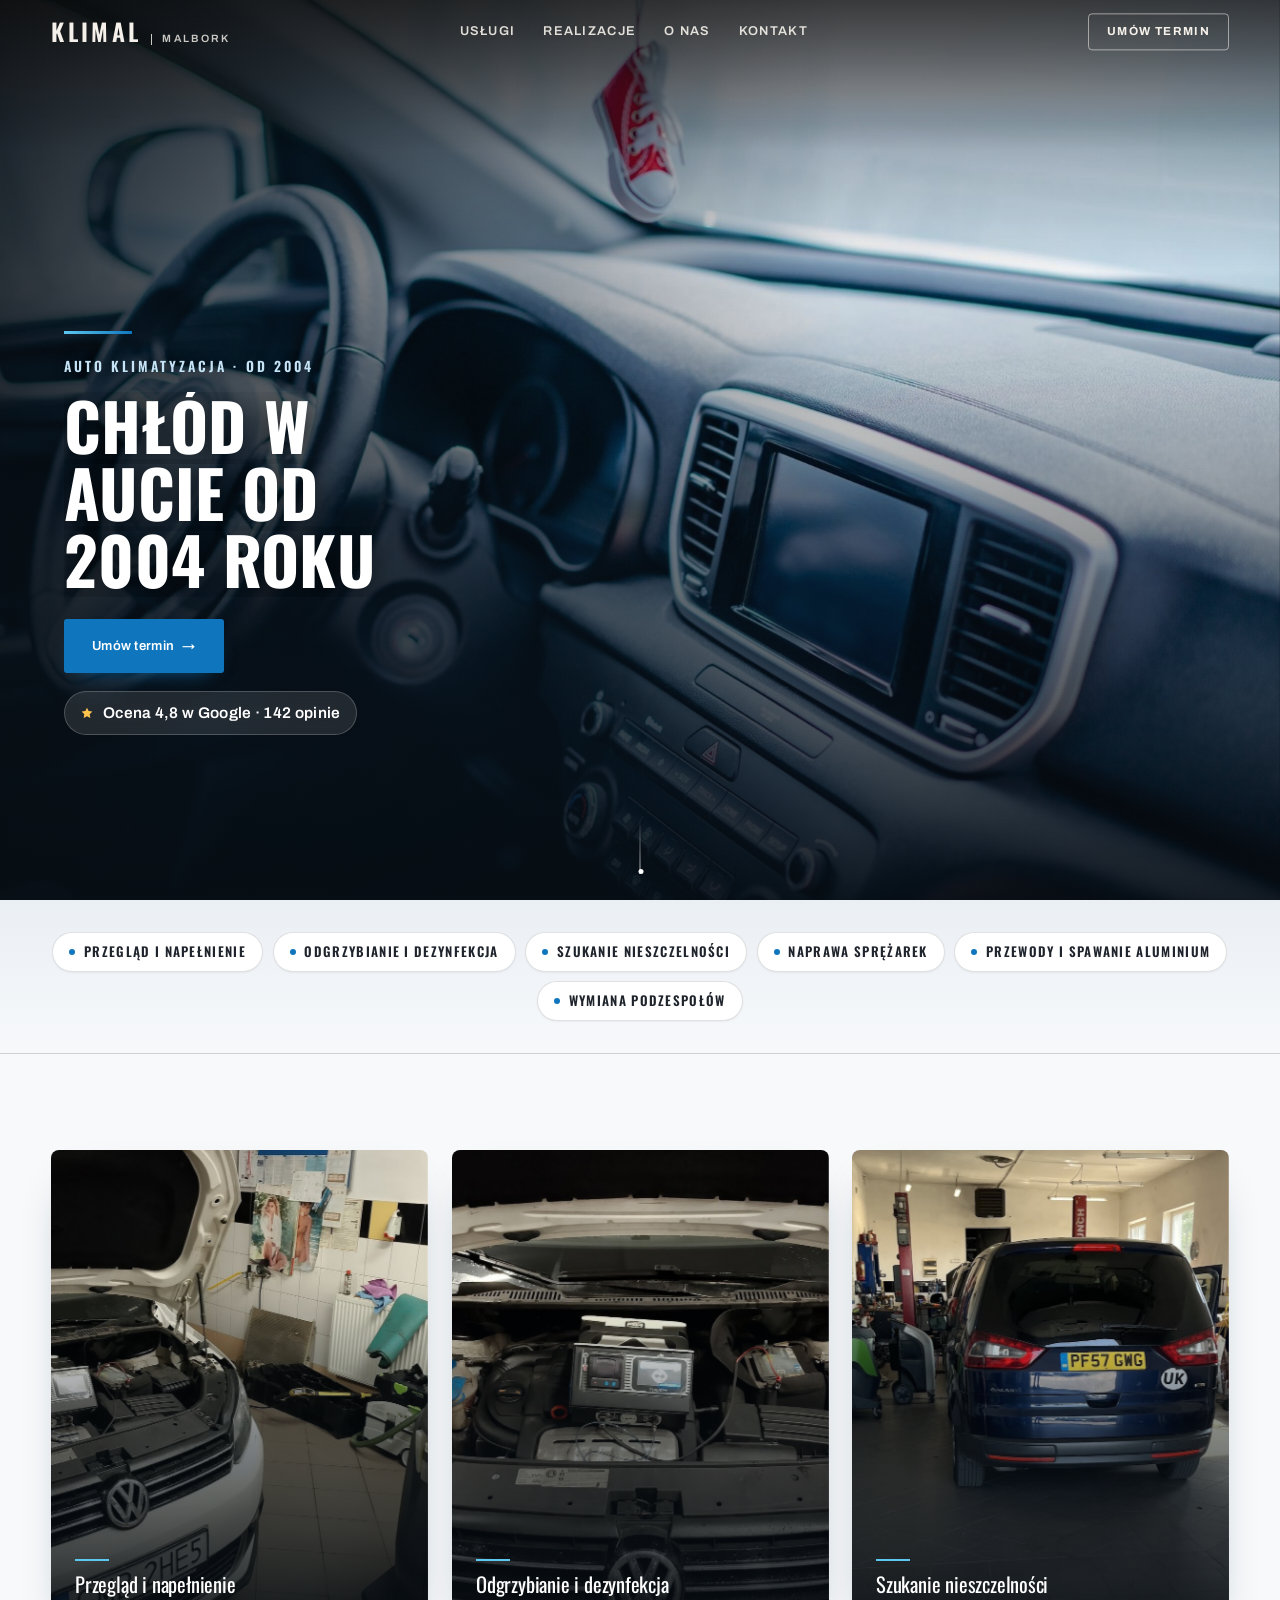
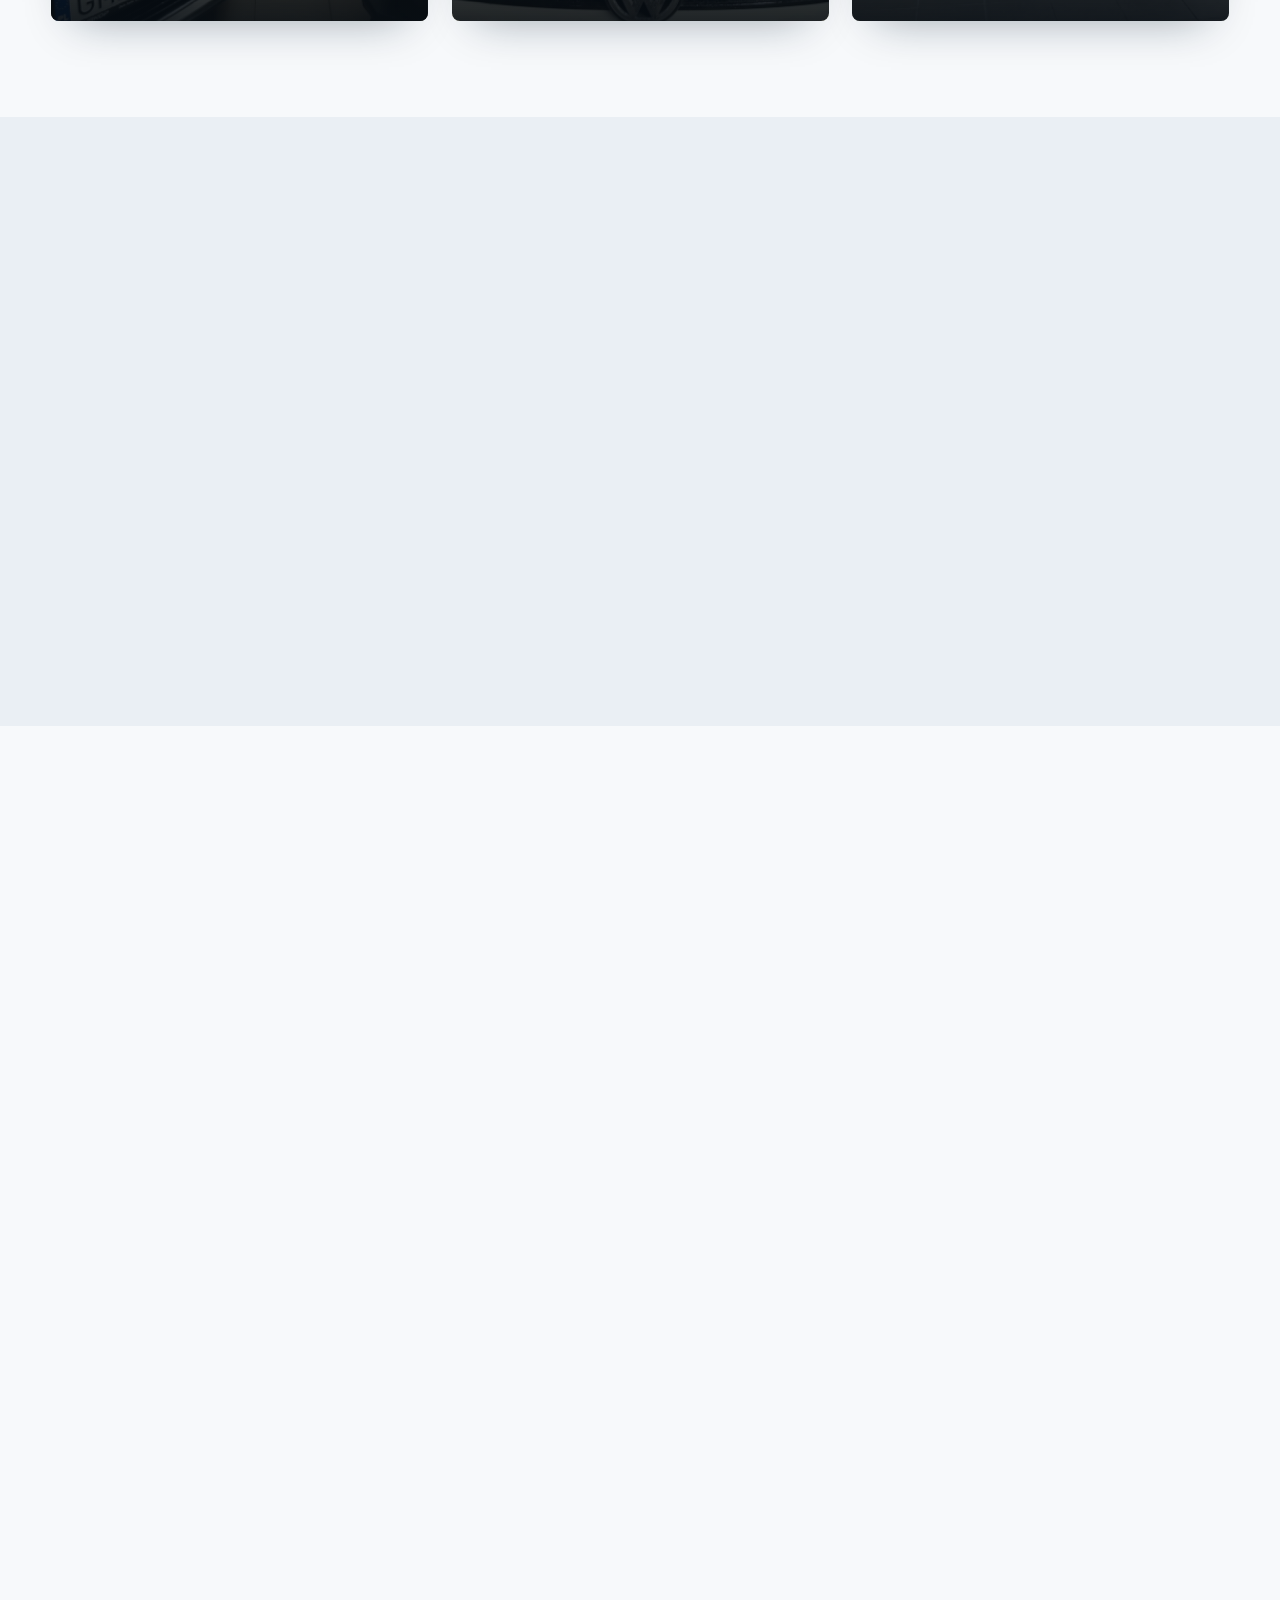
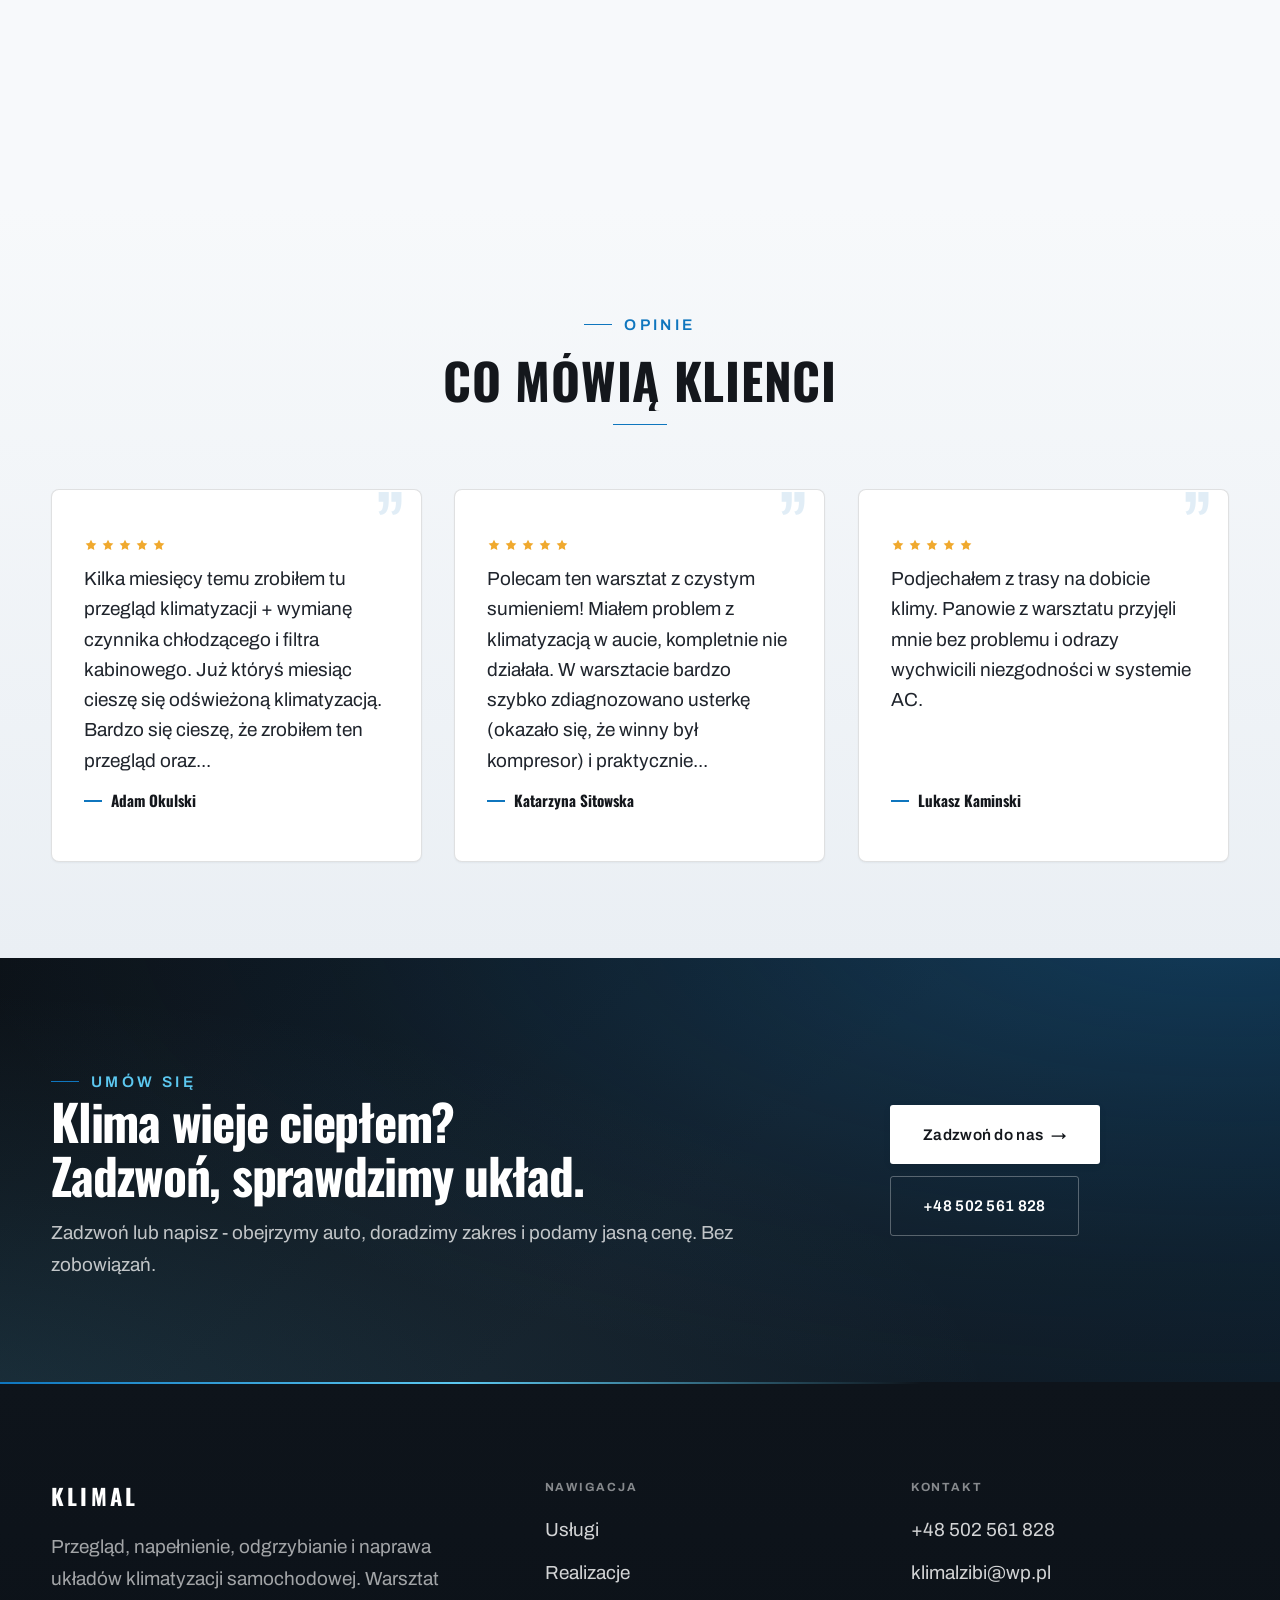
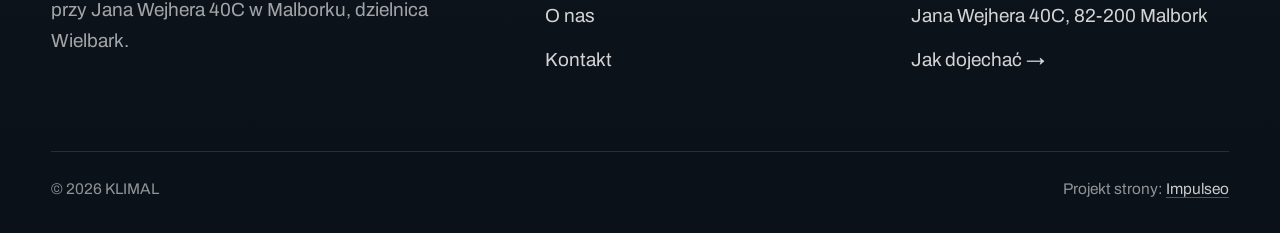
<file: index.html>
<!DOCTYPE html>
<html lang="pl">
<head>
<meta charset="UTF-8">
<meta name="viewport" content="width=device-width, initial-scale=1.0">
<title>KLIMAL - Serwis klimatyzacji samochodowej · Malbork</title>
<meta name="description" content="KLIMAL - serwis klimatyzacji samochodowej w Malborku, ul. Jana Wejhera 40C. Przegląd i napełnienie R134a oraz R1234yf, odgrzybianie, szukanie nieszczelności, naprawa sprężarek i przewodów.">
<link rel="preconnect" href="https://fonts.googleapis.com">
<link rel="preconnect" href="https://fonts.gstatic.com" crossorigin>
<link href="https://fonts.googleapis.com/css2?family=Oswald:wght@500;600;700&family=Archivo:wght@400;500;600&display=swap" rel="stylesheet">
<link rel="stylesheet" href="assets/styles.css">
</head>
<body>

<header class="nav">
  <div class="wrap nav-inner">
    <a class="brand" href="index.html"><span class="name">KLIMAL</span><span class="sub">Malbork</span></a>
    <nav class="nav-links">
      <a href="oferta.html">Usługi</a>
      <a href="realizacje.html">Realizacje</a>
      <a href="o-nas.html">O nas</a>
      <a href="kontakt.html">Kontakt</a>
      <a href="kontakt.html" class="btn btn-accent">Umów termin</a>
    </nav>
    <button class="nav-toggle" aria-label="Menu"><span></span><span></span><span></span></button>
  </div>
</header>

<section class="hero-auto">
  <img class="ha-bg" src="img/hero.jpg" fetchpriority="high" data-rotate="img/g9.jpg|img/g10.jpg" alt="KLIMAL">
  <div class="ha-veil"></div>
  <div class="ha-inner">
    <span class="ha-tick" aria-hidden="true"></span>
    <span class="ha-kicker">Auto klimatyzacja · od 2004</span>
    <h1 class="ha-claim">Chłód w aucie od 2004 roku</h1>
    <a href="kontakt.html" class="btn btn-accent ha-cta">Umów termin <span class="arr">→</span></a>
      <p class="ha-rating"><svg class="ico-star" width="14" height="14" viewBox="0 0 24 24" style="vertical-align:-2px" aria-hidden="true"><path d="M12 2.8l2.85 5.8 6.4.93-4.63 4.5 1.1 6.37L12 17.4l-5.72 3 1.1-6.37-4.63-4.5 6.4-.93L12 2.8Z" fill="currentColor"/></svg> Ocena 4,8 w Google · 142 opinie</p>
  </div>
  <span class="ha-scroll" aria-hidden="true"></span>
</section>
<section class="spec-ribbon">
  <div class="wrap">
    <ul class="sr-row reveal"><li>Przegląd i napełnienie</li><li>Odgrzybianie i dezynfekcja</li><li>Szukanie nieszczelności</li><li>Naprawa sprężarek</li><li>Przewody i spawanie aluminium</li><li>Wymiana podzespołów</li></ul>
  </div>
</section>
<section class="gateways-band">
  <div class="wrap">
    <div class="gateways">
      <a href="oferta.html" class="gateway reveal"><img src="img/g1.jpg" alt="Przegląd i napełnienie" loading="lazy"><span class="g-ttl">Przegląd i napełnienie</span></a>
      <a href="oferta.html" class="gateway reveal"><img src="img/g2.jpg" alt="Odgrzybianie i dezynfekcja" loading="lazy"><span class="g-ttl">Odgrzybianie i dezynfekcja</span></a>
      <a href="oferta.html" class="gateway reveal"><img src="img/g3.jpg" alt="Szukanie nieszczelności" loading="lazy"><span class="g-ttl">Szukanie nieszczelności</span></a>
    </div>
  </div>
</section>
<section class="auto-proc">
  <div class="wrap">
    <div class="head reveal">
      <span class="eyebrow">Jak pracujemy</span>
      <h2>Twoje auto w dobrych rękach</h2>
      <p>Prosty, przewidywalny proces. Wiesz, co i za ile - bez niespodzianek.</p>
    </div>
    <ol class="auto-proc-row">
      <li class="reveal"><span class="ap-no">01</span><h3>Umów termin</h3><p>Zadzwoń lub napisz - dobierzemy dogodną datę.</p></li>
      <li class="reveal"><span class="ap-no">02</span><h3>Diagnoza i wycena</h3><p>Oglądamy auto, doradzamy zakres i podajemy jasną cenę.</p></li>
      <li class="reveal"><span class="ap-no">03</span><h3>Wykonanie usługi</h3><p>Pracujemy dokładnie, na sprawdzonych produktach i sprzęcie.</p></li>
      <li class="reveal"><span class="ap-no">04</span><h3>Odbiór auta</h3><p>Sprawdzamy efekt razem z Tobą i oddajemy auto gotowe do drogi.</p></li>
    </ol>
  </div>
</section>
<section>
  <div class="wrap">
    <div class="head reveal">
      <span class="eyebrow">Realizacje</span>
      <h2>Warsztat od środka</h2>
      <p>Rzut oka na stanowisko przy Wejhera 40C i na to, czym się na co dzień zajmujemy.</p>
    </div>
    <div class="gallery">
      <div class="tile t-two3 reveal"><img src="img/g4.jpg" alt="Nasz szyld" loading="lazy"><div class="cap">Nasz szyld</div></div>
      <div class="tile t-third reveal"><img src="img/g5.jpg" alt="Włącznik A/C" loading="lazy"><div class="cap">Włącznik A/C</div></div>
      <div class="tile t-third reveal"><img src="img/g6.jpg" alt="Chłodny nawiew" loading="lazy"><div class="cap">Chłodny nawiew</div></div>
      <div class="tile t-third reveal"><img src="img/g7.jpg" alt="KLIMAL" loading="lazy"></div>
      <div class="tile t-third reveal"><img src="img/g8.jpg" alt="KLIMAL" loading="lazy"></div>
    </div>
    <div style="margin-top:var(--space-7)" class="reveal"><a href="realizacje.html" class="btn btn-accent">Pełna galeria <span class="arr">→</span></a></div>
  </div>
</section>
<section class="opinie">
  <div class="wrap">
    <div class="head center reveal">
      <span class="eyebrow">Opinie</span>
      <h2>Co mówią klienci</h2>
    </div>
    <div class="opinie-grid">
      <figure class="op-card reveal"><span class="op-star"><svg class="ico-star" width="14" height="14" viewBox="0 0 24 24" style="vertical-align:-2px" aria-hidden="true"><path d="M12 2.8l2.85 5.8 6.4.93-4.63 4.5 1.1 6.37L12 17.4l-5.72 3 1.1-6.37-4.63-4.5 6.4-.93L12 2.8Z" fill="currentColor"/></svg><svg class="ico-star" width="14" height="14" viewBox="0 0 24 24" style="vertical-align:-2px" aria-hidden="true"><path d="M12 2.8l2.85 5.8 6.4.93-4.63 4.5 1.1 6.37L12 17.4l-5.72 3 1.1-6.37-4.63-4.5 6.4-.93L12 2.8Z" fill="currentColor"/></svg><svg class="ico-star" width="14" height="14" viewBox="0 0 24 24" style="vertical-align:-2px" aria-hidden="true"><path d="M12 2.8l2.85 5.8 6.4.93-4.63 4.5 1.1 6.37L12 17.4l-5.72 3 1.1-6.37-4.63-4.5 6.4-.93L12 2.8Z" fill="currentColor"/></svg><svg class="ico-star" width="14" height="14" viewBox="0 0 24 24" style="vertical-align:-2px" aria-hidden="true"><path d="M12 2.8l2.85 5.8 6.4.93-4.63 4.5 1.1 6.37L12 17.4l-5.72 3 1.1-6.37-4.63-4.5 6.4-.93L12 2.8Z" fill="currentColor"/></svg><svg class="ico-star" width="14" height="14" viewBox="0 0 24 24" style="vertical-align:-2px" aria-hidden="true"><path d="M12 2.8l2.85 5.8 6.4.93-4.63 4.5 1.1 6.37L12 17.4l-5.72 3 1.1-6.37-4.63-4.5 6.4-.93L12 2.8Z" fill="currentColor"/></svg></span><blockquote>Kilka miesięcy temu zrobiłem tu przegląd klimatyzacji + wymianę czynnika chłodzącego i filtra kabinowego. Już któryś miesiąc cieszę się odświeżoną klimatyzacją. Bardzo się cieszę, że zrobiłem ten przegląd oraz...</blockquote><span class="op-autor">Adam Okulski</span></figure>
      <figure class="op-card reveal"><span class="op-star"><svg class="ico-star" width="14" height="14" viewBox="0 0 24 24" style="vertical-align:-2px" aria-hidden="true"><path d="M12 2.8l2.85 5.8 6.4.93-4.63 4.5 1.1 6.37L12 17.4l-5.72 3 1.1-6.37-4.63-4.5 6.4-.93L12 2.8Z" fill="currentColor"/></svg><svg class="ico-star" width="14" height="14" viewBox="0 0 24 24" style="vertical-align:-2px" aria-hidden="true"><path d="M12 2.8l2.85 5.8 6.4.93-4.63 4.5 1.1 6.37L12 17.4l-5.72 3 1.1-6.37-4.63-4.5 6.4-.93L12 2.8Z" fill="currentColor"/></svg><svg class="ico-star" width="14" height="14" viewBox="0 0 24 24" style="vertical-align:-2px" aria-hidden="true"><path d="M12 2.8l2.85 5.8 6.4.93-4.63 4.5 1.1 6.37L12 17.4l-5.72 3 1.1-6.37-4.63-4.5 6.4-.93L12 2.8Z" fill="currentColor"/></svg><svg class="ico-star" width="14" height="14" viewBox="0 0 24 24" style="vertical-align:-2px" aria-hidden="true"><path d="M12 2.8l2.85 5.8 6.4.93-4.63 4.5 1.1 6.37L12 17.4l-5.72 3 1.1-6.37-4.63-4.5 6.4-.93L12 2.8Z" fill="currentColor"/></svg><svg class="ico-star" width="14" height="14" viewBox="0 0 24 24" style="vertical-align:-2px" aria-hidden="true"><path d="M12 2.8l2.85 5.8 6.4.93-4.63 4.5 1.1 6.37L12 17.4l-5.72 3 1.1-6.37-4.63-4.5 6.4-.93L12 2.8Z" fill="currentColor"/></svg></span><blockquote>Polecam ten warsztat z czystym sumieniem! Miałem problem z klimatyzacją w aucie, kompletnie nie działała. W warsztacie bardzo szybko zdiagnozowano usterkę (okazało się, że winny był kompresor) i praktycznie...</blockquote><span class="op-autor">Katarzyna Sitowska</span></figure>
      <figure class="op-card reveal"><span class="op-star"><svg class="ico-star" width="14" height="14" viewBox="0 0 24 24" style="vertical-align:-2px" aria-hidden="true"><path d="M12 2.8l2.85 5.8 6.4.93-4.63 4.5 1.1 6.37L12 17.4l-5.72 3 1.1-6.37-4.63-4.5 6.4-.93L12 2.8Z" fill="currentColor"/></svg><svg class="ico-star" width="14" height="14" viewBox="0 0 24 24" style="vertical-align:-2px" aria-hidden="true"><path d="M12 2.8l2.85 5.8 6.4.93-4.63 4.5 1.1 6.37L12 17.4l-5.72 3 1.1-6.37-4.63-4.5 6.4-.93L12 2.8Z" fill="currentColor"/></svg><svg class="ico-star" width="14" height="14" viewBox="0 0 24 24" style="vertical-align:-2px" aria-hidden="true"><path d="M12 2.8l2.85 5.8 6.4.93-4.63 4.5 1.1 6.37L12 17.4l-5.72 3 1.1-6.37-4.63-4.5 6.4-.93L12 2.8Z" fill="currentColor"/></svg><svg class="ico-star" width="14" height="14" viewBox="0 0 24 24" style="vertical-align:-2px" aria-hidden="true"><path d="M12 2.8l2.85 5.8 6.4.93-4.63 4.5 1.1 6.37L12 17.4l-5.72 3 1.1-6.37-4.63-4.5 6.4-.93L12 2.8Z" fill="currentColor"/></svg><svg class="ico-star" width="14" height="14" viewBox="0 0 24 24" style="vertical-align:-2px" aria-hidden="true"><path d="M12 2.8l2.85 5.8 6.4.93-4.63 4.5 1.1 6.37L12 17.4l-5.72 3 1.1-6.37-4.63-4.5 6.4-.93L12 2.8Z" fill="currentColor"/></svg></span><blockquote>Podjechałem z trasy na dobicie klimy. Panowie z warsztatu przyjęli mnie bez problemu i odrazy wychwicili niezgodności w systemie AC.</blockquote><span class="op-autor">Lukasz Kaminski</span></figure>
    </div>
  </div>
</section>
<section class="cta">
  <div class="wrap">
    <div class="reveal">
      <span class="eyebrow">Umów się</span>
      <h2>Klima wieje ciepłem? Zadzwoń, sprawdzimy układ.</h2>
      <p>Zadzwoń lub napisz - obejrzymy auto, doradzimy zakres i podamy jasną cenę. Bez zobowiązań.</p>
    </div>
    <div class="cta-actions reveal">
      <a href="kontakt.html" class="btn btn-light">Zadzwoń do nas <span class="arr">→</span></a>
      <a href="tel:+48502561828" class="btn btn-ghost" style="color:#fff;border-color:rgba(255,255,255,.3)">+48 502 561 828</a>
    </div>
  </div>
</section>

<footer>
  <div class="wrap">
    <div class="foot-grid">
      <div class="foot-brand">
        <div class="name">KLIMAL</div>
        <p>Przegląd, napełnienie, odgrzybianie i naprawa układów klimatyzacji samochodowej. Warsztat przy Jana Wejhera 40C w Malborku, dzielnica Wielbark.</p>
      </div>
      <div class="foot-col">
        <h4>Nawigacja</h4>
        <a href="oferta.html">Usługi</a>
        <a href="realizacje.html">Realizacje</a>
        <a href="o-nas.html">O nas</a>
        <a href="kontakt.html">Kontakt</a>
      </div>
      <div class="foot-col">
        <h4>Kontakt</h4>
        <a href="tel:+48502561828">+48 502 561 828</a>
        <a href="mailto:klimalzibi@wp.pl">klimalzibi@wp.pl</a>
        <p>Jana Wejhera 40C, 82-200 Malbork</p>
        <a href="https://maps.google.com/?cid=12761641391974895231" target="_blank" rel="noopener">Jak dojechać →</a>
      </div>
    </div>
    <div class="foot-bot">
      <span>© 2026 KLIMAL</span>
      <span>Projekt strony: <a class="foot-credit" href="https://impulseo.pl" target="_blank" rel="noopener">Impulseo</a></span>
    </div>
  </div>
</footer>
<div class="sticky-reserve"><a class="sr-book" href="kontakt.html">Umów termin</a><a class="sr-call" href="tel:+48502561828" aria-label="Zadzwoń"><svg class="ico-tel" width="16" height="16" viewBox="0 0 24 24" fill="none" aria-hidden="true"><path d="M6.6 10.8a15.5 15.5 0 0 0 6.6 6.6l2.2-2.2a1 1 0 0 1 1-.24 11.4 11.4 0 0 0 3.6.58 1 1 0 0 1 1 1V20a1 1 0 0 1-1 1A17 17 0 0 1 3 4a1 1 0 0 1 1-1h3.5a1 1 0 0 1 1 1c0 1.25.2 2.46.58 3.6a1 1 0 0 1-.25 1l-2.23 2.2Z" fill="currentColor"/></svg></a></div>

<script src="assets/main.js"></script>
</body>
</html>
</file>
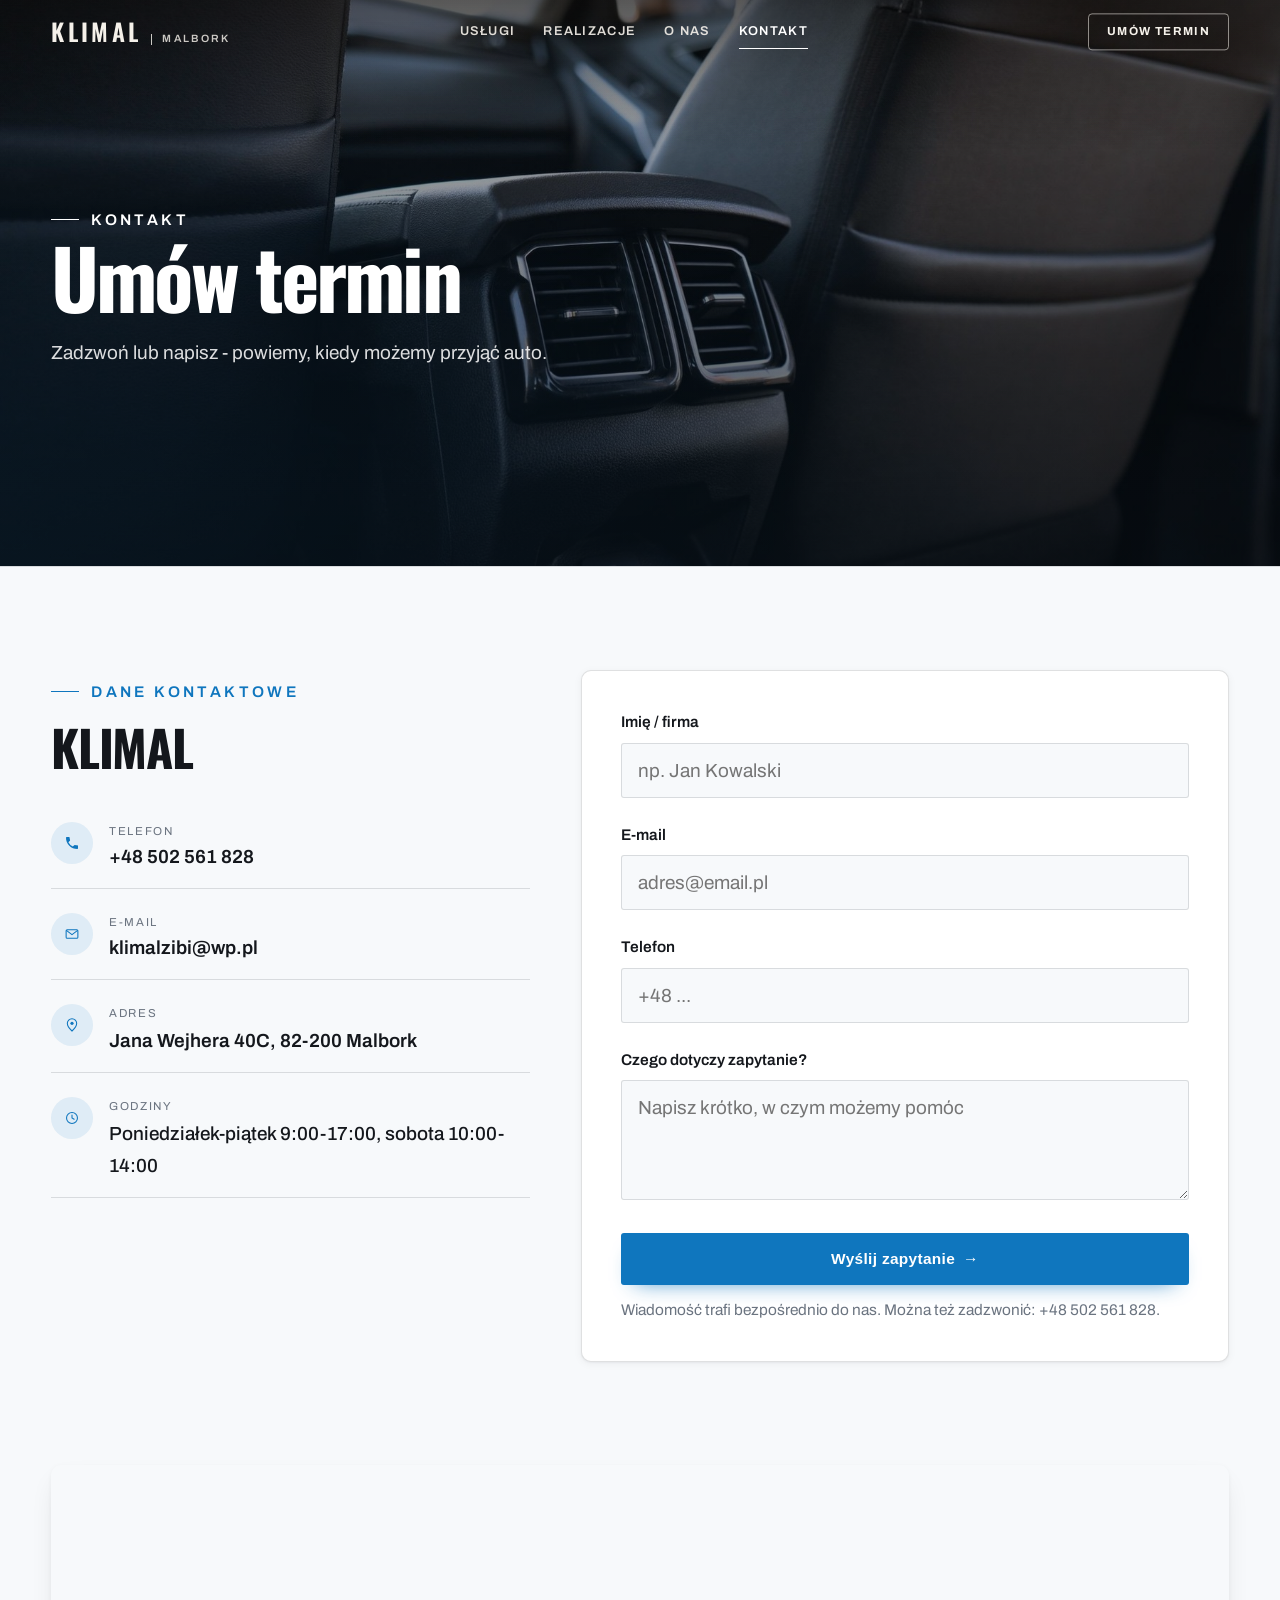
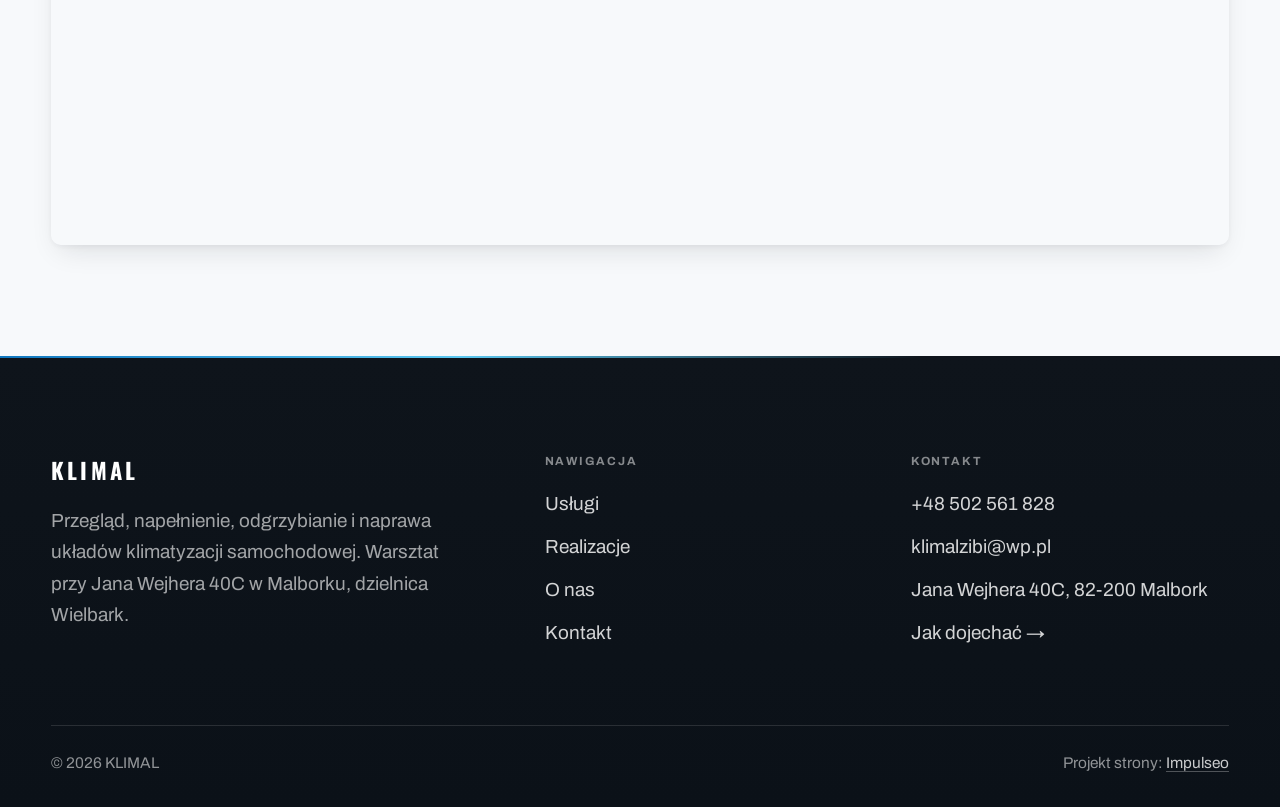
<file: kontakt.html>
<!DOCTYPE html>
<html lang="pl">
<head>
<meta charset="UTF-8">
<meta name="viewport" content="width=device-width, initial-scale=1.0">
<title>Kontakt - KLIMAL</title>
<meta name="description" content="Kontakt KLIMAL - Jana Wejhera 40C, 82-200 Malbork">
<link rel="preconnect" href="https://fonts.googleapis.com">
<link rel="preconnect" href="https://fonts.gstatic.com" crossorigin>
<link href="https://fonts.googleapis.com/css2?family=Oswald:wght@500;600;700&family=Archivo:wght@400;500;600&display=swap" rel="stylesheet">
<link rel="stylesheet" href="assets/styles.css">
</head>
<body>

<header class="nav">
  <div class="wrap nav-inner">
    <a class="brand" href="index.html"><span class="name">KLIMAL</span><span class="sub">Malbork</span></a>
    <nav class="nav-links">
      <a href="oferta.html">Usługi</a>
      <a href="realizacje.html">Realizacje</a>
      <a href="o-nas.html">O nas</a>
      <a href="kontakt.html" class="active">Kontakt</a>
      <a href="kontakt.html" class="btn btn-accent">Umów termin</a>
    </nav>
    <button class="nav-toggle" aria-label="Menu"><span></span><span></span><span></span></button>
  </div>
</header>

<section class="pagehead">
  <img src="img/g10.jpg" alt="KLIMAL - Umów termin">
  <div class="wrap">
    <span class="eyebrow">Kontakt</span>
    <h1>Umów termin</h1>
    <p>Zadzwoń lub napisz - powiemy, kiedy możemy przyjąć auto.</p>
  </div>
</section>
<section>
  <div class="wrap contact-grid">
    <div class="reveal">
      <span class="eyebrow">Dane kontaktowe</span>
      <h2 style="margin:var(--space-4) 0 var(--space-6)">KLIMAL</h2>
      <div class="info-list">
        <div class="info-row"><div class="ic"><svg class="ico-tel" width="16" height="16" viewBox="0 0 24 24" fill="none" aria-hidden="true"><path d="M6.6 10.8a15.5 15.5 0 0 0 6.6 6.6l2.2-2.2a1 1 0 0 1 1-.24 11.4 11.4 0 0 0 3.6.58 1 1 0 0 1 1 1V20a1 1 0 0 1-1 1A17 17 0 0 1 3 4a1 1 0 0 1 1-1h3.5a1 1 0 0 1 1 1c0 1.25.2 2.46.58 3.6a1 1 0 0 1-.25 1l-2.23 2.2Z" fill="currentColor"/></svg></div><div><div class="lbl">Telefon</div><a class="val" href="tel:+48502561828">+48 502 561 828</a></div></div>
        <div class="info-row"><div class="ic"><svg class="ico-mail" width="16" height="16" viewBox="0 0 24 24" fill="none" aria-hidden="true"><rect x="3.2" y="5.5" width="17.6" height="13" rx="1.6" stroke="currentColor" stroke-width="1.6"/><path d="M4 7l8 6 8-6" stroke="currentColor" stroke-width="1.6" stroke-linecap="round" stroke-linejoin="round"/></svg></div><div><div class="lbl">E-mail</div><a class="val" href="mailto:klimalzibi@wp.pl">klimalzibi@wp.pl</a></div></div>
        <div class="info-row"><div class="ic"><svg class="ico-pin" width="16" height="16" viewBox="0 0 24 24" fill="none" aria-hidden="true"><path d="M12 21s7-6.1 7-11.5A7 7 0 0 0 5 9.5C5 14.9 12 21 12 21Z" stroke="currentColor" stroke-width="1.6" fill="none"/><circle cx="12" cy="9.5" r="2.4" fill="currentColor"/></svg></div><div><div class="lbl">Adres</div><div class="val">Jana Wejhera 40C, 82-200 Malbork</div></div></div>
        <div class="info-row"><div class="ic"><svg class="ico-clock" width="16" height="16" viewBox="0 0 24 24" fill="none" aria-hidden="true"><circle cx="12" cy="12" r="8.2" stroke="currentColor" stroke-width="1.6"/><path d="M12 7.5V12l3.2 1.9" stroke="currentColor" stroke-width="1.6" stroke-linecap="round"/></svg></div><div><div class="lbl">Godziny</div><div class="val" style="font-weight:500">Poniedziałek-piątek 9:00-17:00, sobota 10:00-14:00</div></div></div>
      </div>
    </div>
    <div class="reveal">
      <form class="form" action="https://formsubmit.co/klimalzibi@wp.pl" method="POST">
        <input type="hidden" name="_subject" value="Zapytanie ze strony KLIMAL">
        <input type="hidden" name="_captcha" value="false">
        <input type="hidden" name="_template" value="table">
        <div class="fld"><label for="name">Imię / firma</label><input id="name" name="name" type="text" placeholder="np. Jan Kowalski" required></div>
        <div class="fld"><label for="email">E-mail</label><input id="email" name="email" type="email" placeholder="adres@email.pl" required></div>
        <div class="fld"><label for="phone">Telefon</label><input id="phone" name="phone" type="tel" placeholder="+48 ..."></div>
        <div class="fld"><label for="msg">Czego dotyczy zapytanie?</label><textarea id="msg" name="message" placeholder="Napisz krótko, w czym możemy pomóc" required></textarea></div>
        <button type="submit" class="btn btn-accent" style="width:100%;justify-content:center">Wyślij zapytanie <span class="arr">→</span></button>
        <p class="note">Wiadomość trafi bezpośrednio do nas. Można też zadzwonić: +48 502 561 828.</p>
      </form>
    </div>
  </div>
</section>
<section style="padding-top:0">
  <div class="wrap reveal">
    <iframe class="map" title="KLIMAL - Malbork" src="https://maps.google.com/maps?q=54.0373444%2C19.014344&z=15&output=embed" loading="lazy" referrerpolicy="no-referrer-when-downgrade"></iframe>
  </div>
</section>

<footer>
  <div class="wrap">
    <div class="foot-grid">
      <div class="foot-brand">
        <div class="name">KLIMAL</div>
        <p>Przegląd, napełnienie, odgrzybianie i naprawa układów klimatyzacji samochodowej. Warsztat przy Jana Wejhera 40C w Malborku, dzielnica Wielbark.</p>
      </div>
      <div class="foot-col">
        <h4>Nawigacja</h4>
        <a href="oferta.html">Usługi</a>
        <a href="realizacje.html">Realizacje</a>
        <a href="o-nas.html">O nas</a>
        <a href="kontakt.html">Kontakt</a>
      </div>
      <div class="foot-col">
        <h4>Kontakt</h4>
        <a href="tel:+48502561828">+48 502 561 828</a>
        <a href="mailto:klimalzibi@wp.pl">klimalzibi@wp.pl</a>
        <p>Jana Wejhera 40C, 82-200 Malbork</p>
        <a href="https://maps.google.com/?cid=12761641391974895231" target="_blank" rel="noopener">Jak dojechać →</a>
      </div>
    </div>
    <div class="foot-bot">
      <span>© 2026 KLIMAL</span>
      <span>Projekt strony: <a class="foot-credit" href="https://impulseo.pl" target="_blank" rel="noopener">Impulseo</a></span>
    </div>
  </div>
</footer>
<div class="sticky-reserve"><a class="sr-book" href="kontakt.html">Umów termin</a><a class="sr-call" href="tel:+48502561828" aria-label="Zadzwoń"><svg class="ico-tel" width="16" height="16" viewBox="0 0 24 24" fill="none" aria-hidden="true"><path d="M6.6 10.8a15.5 15.5 0 0 0 6.6 6.6l2.2-2.2a1 1 0 0 1 1-.24 11.4 11.4 0 0 0 3.6.58 1 1 0 0 1 1 1V20a1 1 0 0 1-1 1A17 17 0 0 1 3 4a1 1 0 0 1 1-1h3.5a1 1 0 0 1 1 1c0 1.25.2 2.46.58 3.6a1 1 0 0 1-.25 1l-2.23 2.2Z" fill="currentColor"/></svg></a></div>

<script src="assets/main.js"></script>
</body>
</html>
</file>
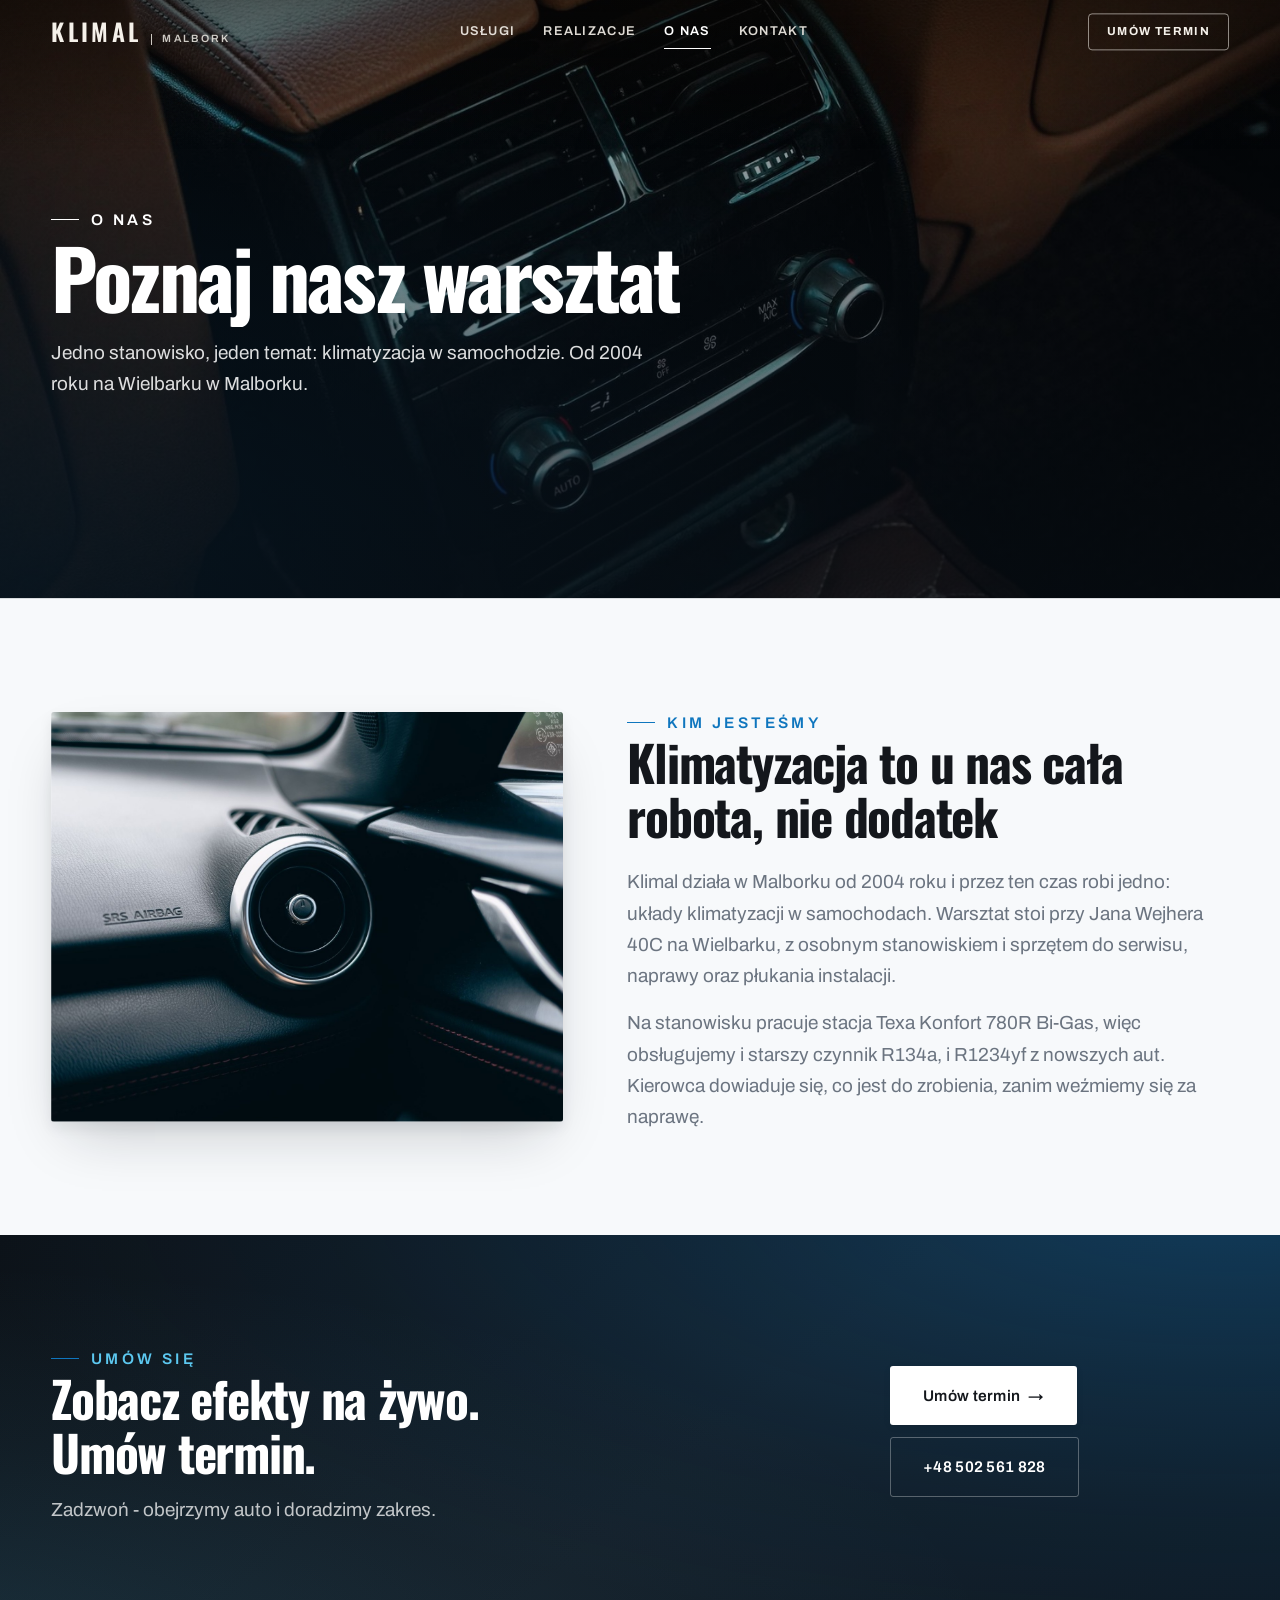
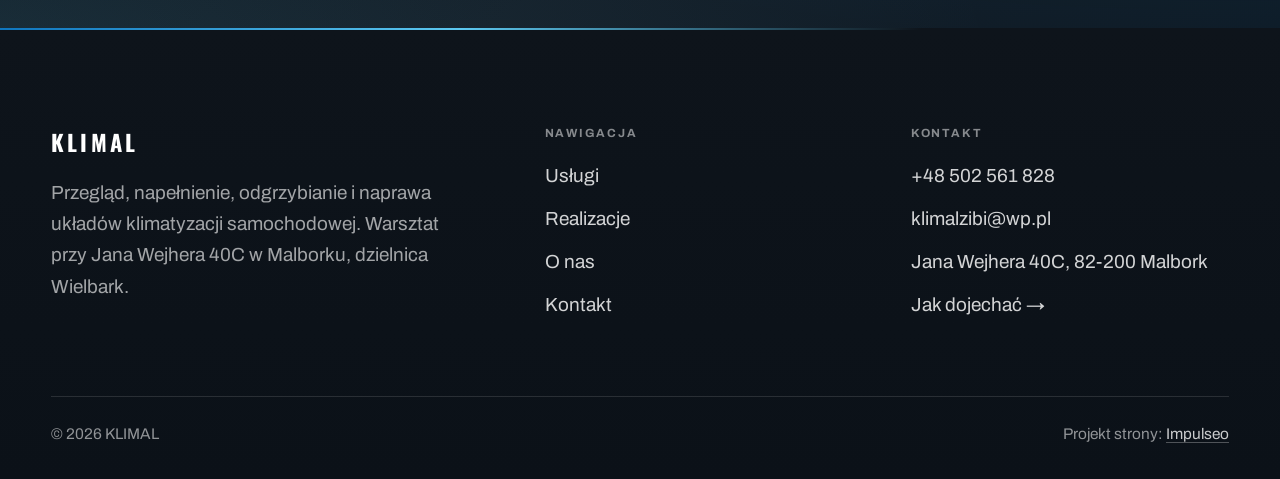
<file: o-nas.html>
<!DOCTYPE html>
<html lang="pl">
<head>
<meta charset="UTF-8">
<meta name="viewport" content="width=device-width, initial-scale=1.0">
<title>O nas - KLIMAL</title>
<meta name="description" content="KLIMAL - serwis klimatyzacji samochodowej w Malborku, ul. Jana Wejhera 40C. Przegląd i napełnienie R134a oraz R1234yf, odgrzybianie, szukanie nieszczelności, naprawa sprężarek i przewodów.">
<link rel="preconnect" href="https://fonts.googleapis.com">
<link rel="preconnect" href="https://fonts.gstatic.com" crossorigin>
<link href="https://fonts.googleapis.com/css2?family=Oswald:wght@500;600;700&family=Archivo:wght@400;500;600&display=swap" rel="stylesheet">
<link rel="stylesheet" href="assets/styles.css">
</head>
<body>

<header class="nav">
  <div class="wrap nav-inner">
    <a class="brand" href="index.html"><span class="name">KLIMAL</span><span class="sub">Malbork</span></a>
    <nav class="nav-links">
      <a href="oferta.html">Usługi</a>
      <a href="realizacje.html">Realizacje</a>
      <a href="o-nas.html" class="active">O nas</a>
      <a href="kontakt.html">Kontakt</a>
      <a href="kontakt.html" class="btn btn-accent">Umów termin</a>
    </nav>
    <button class="nav-toggle" aria-label="Menu"><span></span><span></span><span></span></button>
  </div>
</header>

<section class="pagehead">
  <img src="img/g8.jpg" alt="KLIMAL - Poznaj nasz warsztat">
  <div class="wrap">
    <span class="eyebrow">O nas</span>
    <h1>Poznaj nasz warsztat</h1>
    <p>Jedno stanowisko, jeden temat: klimatyzacja w samochodzie. Od 2004 roku na Wielbarku w Malborku.</p>
  </div>
</section>
<section>
  <div class="wrap split">
    <div class="split-art reveal"><img src="img/g9.jpg" alt="KLIMAL" loading="lazy"></div>
    <div class="split-copy reveal">
      <span class="eyebrow">Kim jesteśmy</span>
      <h2>Klimatyzacja to u nas cała robota, nie dodatek</h2>
      <p class="muted">Klimal działa w Malborku od 2004 roku i przez ten czas robi jedno: układy klimatyzacji w samochodach. Warsztat stoi przy Jana Wejhera 40C na Wielbarku, z osobnym stanowiskiem i sprzętem do serwisu, naprawy oraz płukania instalacji.</p>
      <p class="muted">Na stanowisku pracuje stacja Texa Konfort 780R Bi-Gas, więc obsługujemy i starszy czynnik R134a, i R1234yf z nowszych aut. Kierowca dowiaduje się, co jest do zrobienia, zanim weźmiemy się za naprawę.</p>
    </div>
  </div>
</section>


<section class="cta">
  <div class="wrap">
    <div class="reveal">
      <span class="eyebrow">Umów się</span>
      <h2>Zobacz efekty na żywo. Umów termin.</h2>
      <p>Zadzwoń - obejrzymy auto i doradzimy zakres.</p>
    </div>
    <div class="cta-actions reveal">
      <a href="kontakt.html" class="btn btn-light">Umów termin <span class="arr">→</span></a>
      <a href="tel:+48502561828" class="btn btn-ghost" style="color:#fff;border-color:rgba(255,255,255,.3)">+48 502 561 828</a>
    </div>
  </div>
</section>

<footer>
  <div class="wrap">
    <div class="foot-grid">
      <div class="foot-brand">
        <div class="name">KLIMAL</div>
        <p>Przegląd, napełnienie, odgrzybianie i naprawa układów klimatyzacji samochodowej. Warsztat przy Jana Wejhera 40C w Malborku, dzielnica Wielbark.</p>
      </div>
      <div class="foot-col">
        <h4>Nawigacja</h4>
        <a href="oferta.html">Usługi</a>
        <a href="realizacje.html">Realizacje</a>
        <a href="o-nas.html">O nas</a>
        <a href="kontakt.html">Kontakt</a>
      </div>
      <div class="foot-col">
        <h4>Kontakt</h4>
        <a href="tel:+48502561828">+48 502 561 828</a>
        <a href="mailto:klimalzibi@wp.pl">klimalzibi@wp.pl</a>
        <p>Jana Wejhera 40C, 82-200 Malbork</p>
        <a href="https://maps.google.com/?cid=12761641391974895231" target="_blank" rel="noopener">Jak dojechać →</a>
      </div>
    </div>
    <div class="foot-bot">
      <span>© 2026 KLIMAL</span>
      <span>Projekt strony: <a class="foot-credit" href="https://impulseo.pl" target="_blank" rel="noopener">Impulseo</a></span>
    </div>
  </div>
</footer>
<div class="sticky-reserve"><a class="sr-book" href="kontakt.html">Umów termin</a><a class="sr-call" href="tel:+48502561828" aria-label="Zadzwoń"><svg class="ico-tel" width="16" height="16" viewBox="0 0 24 24" fill="none" aria-hidden="true"><path d="M6.6 10.8a15.5 15.5 0 0 0 6.6 6.6l2.2-2.2a1 1 0 0 1 1-.24 11.4 11.4 0 0 0 3.6.58 1 1 0 0 1 1 1V20a1 1 0 0 1-1 1A17 17 0 0 1 3 4a1 1 0 0 1 1-1h3.5a1 1 0 0 1 1 1c0 1.25.2 2.46.58 3.6a1 1 0 0 1-.25 1l-2.23 2.2Z" fill="currentColor"/></svg></a></div>

<script src="assets/main.js"></script>
</body>
</html>
</file>
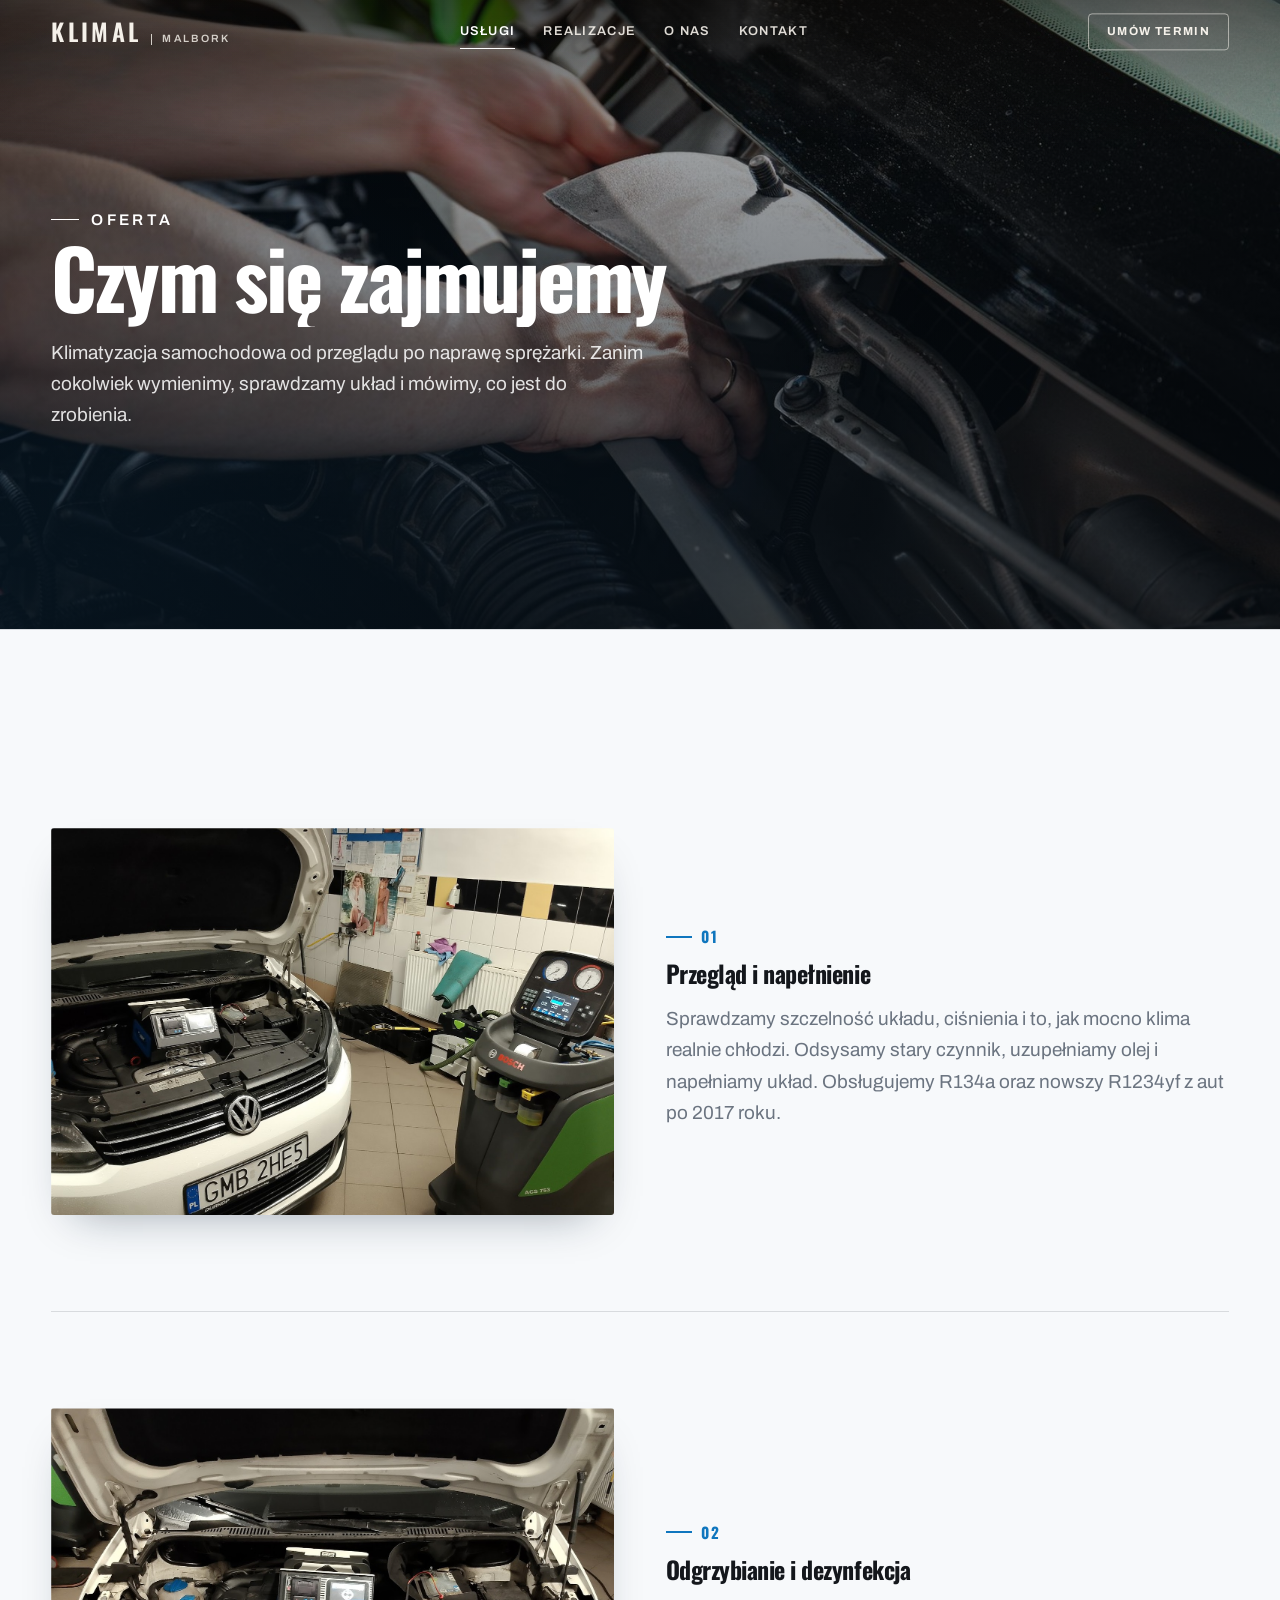
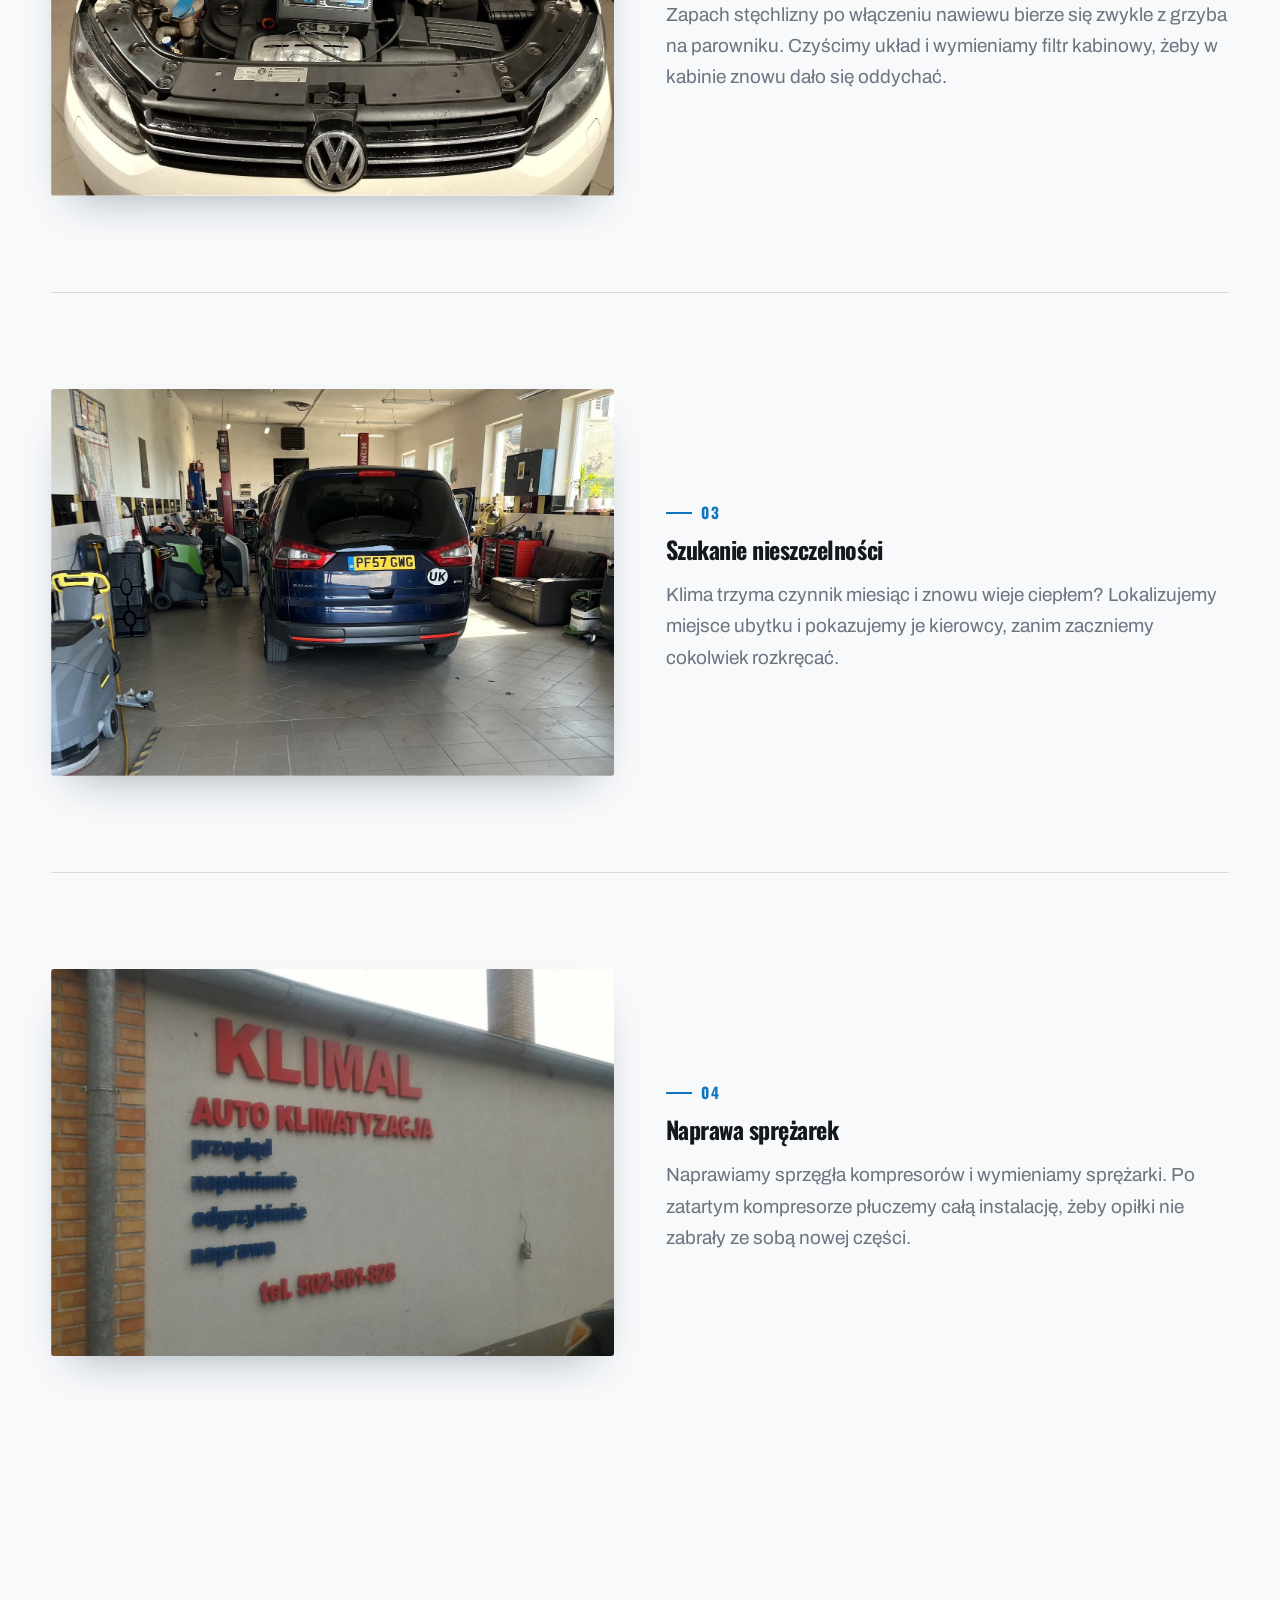
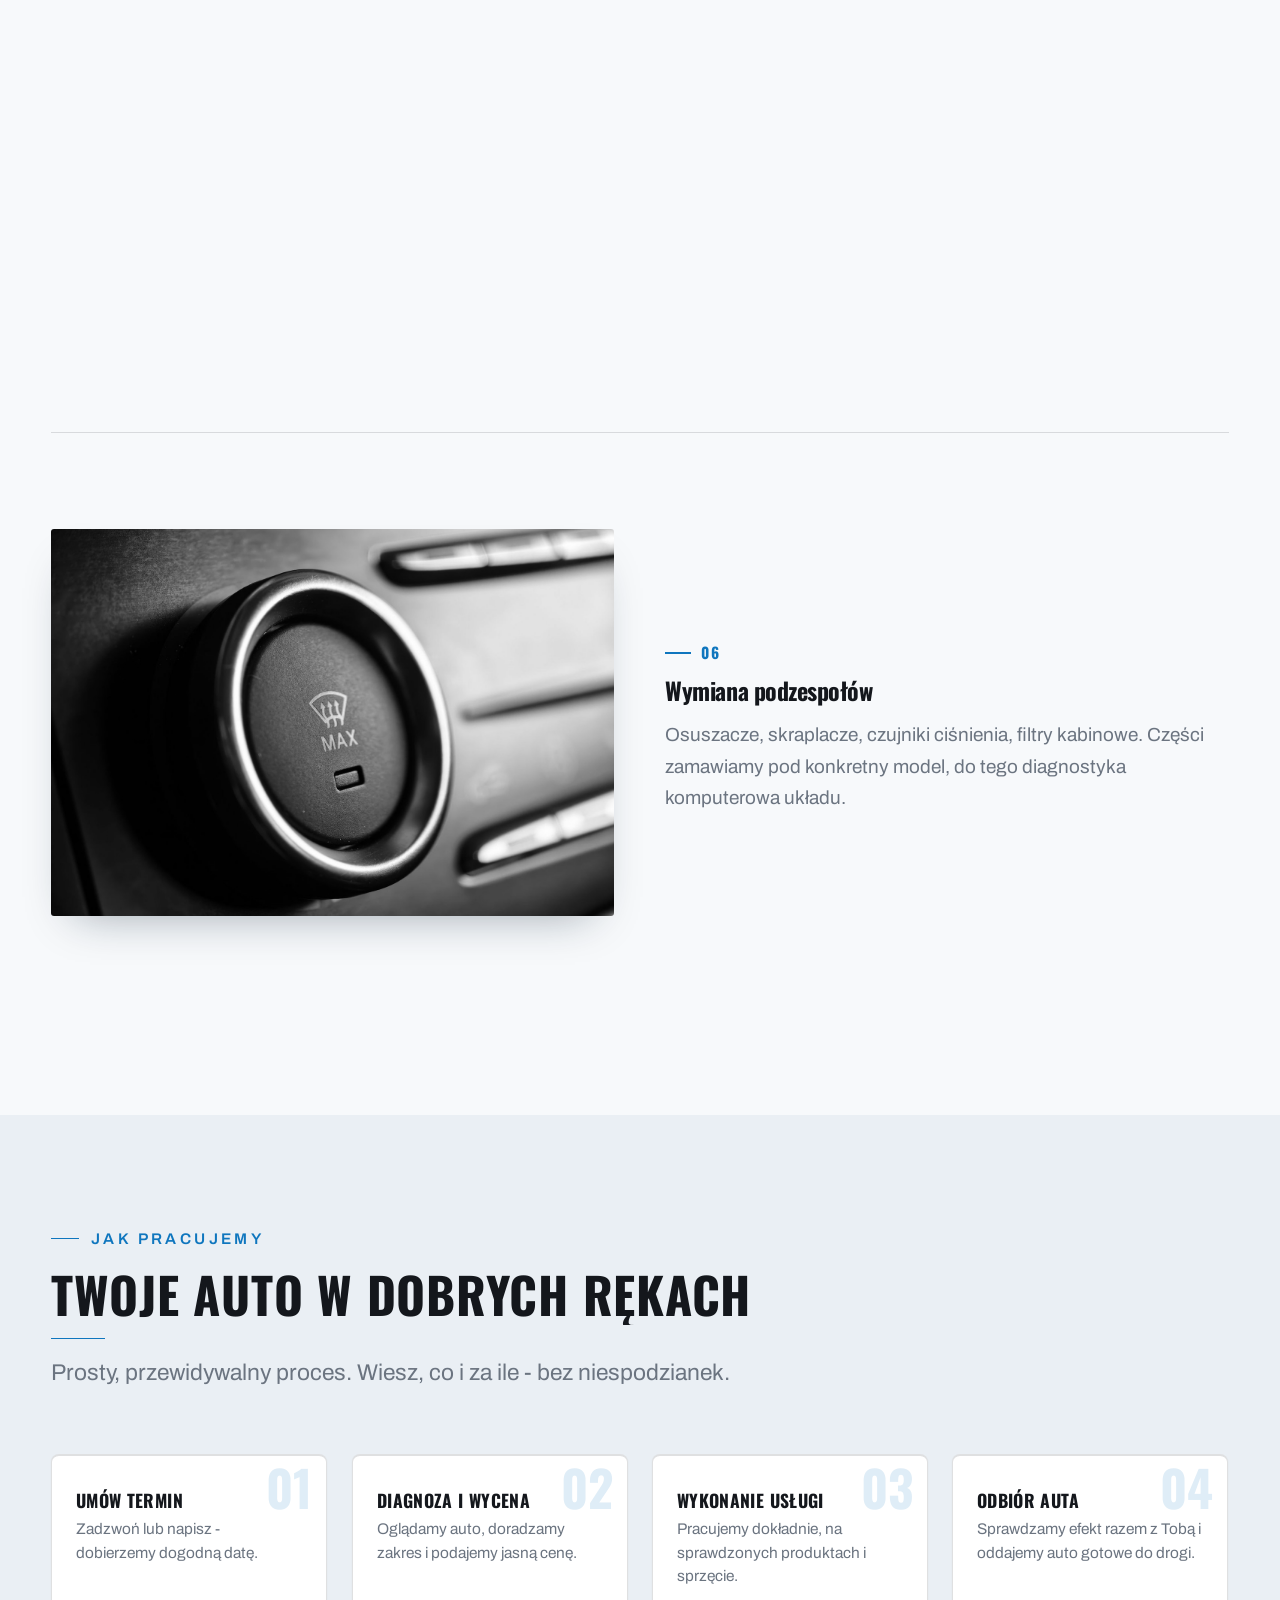
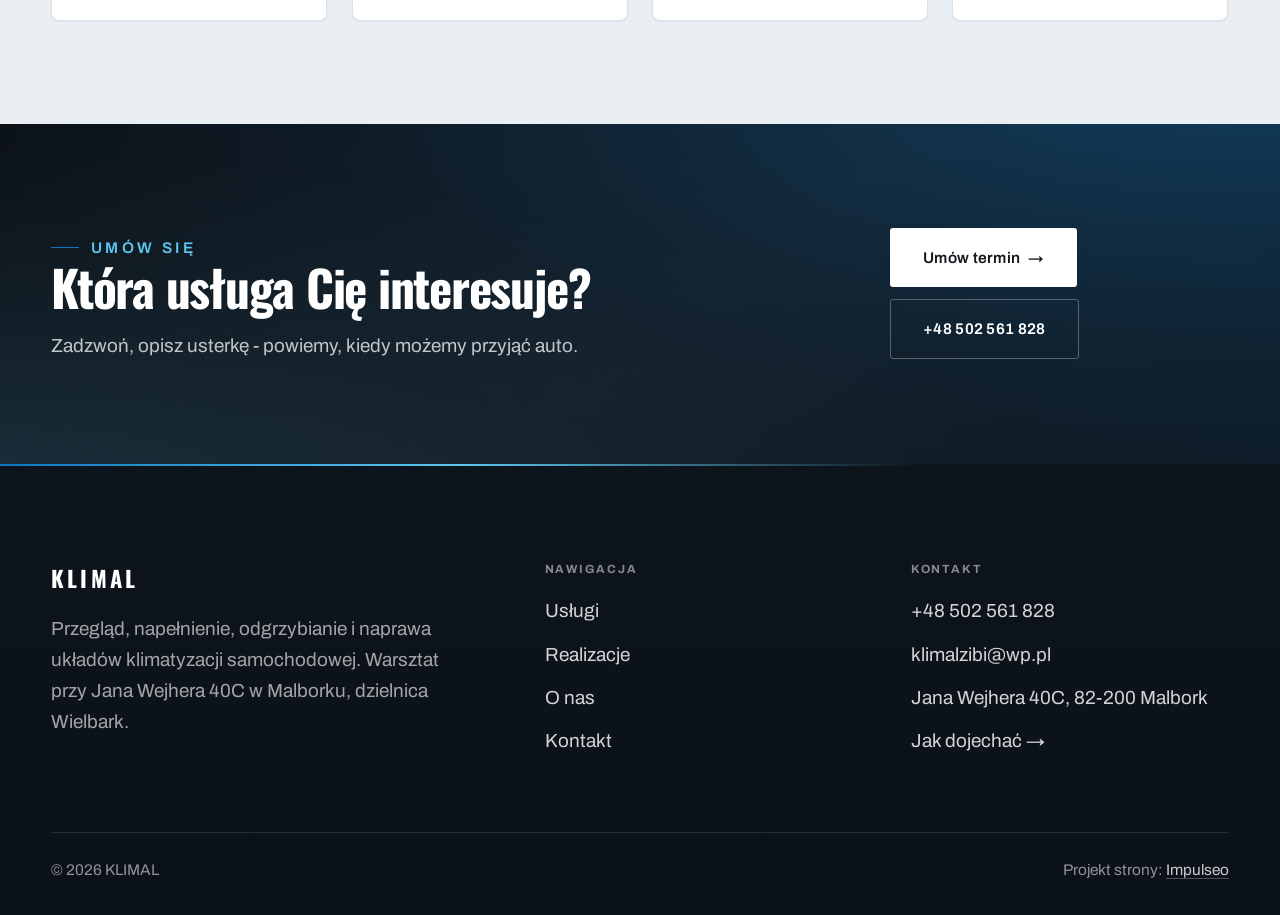
<file: oferta.html>
<!DOCTYPE html>
<html lang="pl">
<head>
<meta charset="UTF-8">
<meta name="viewport" content="width=device-width, initial-scale=1.0">
<title>Oferta - KLIMAL</title>
<meta name="description" content="KLIMAL - serwis klimatyzacji samochodowej w Malborku, ul. Jana Wejhera 40C. Przegląd i napełnienie R134a oraz R1234yf, odgrzybianie, szukanie nieszczelności, naprawa sprężarek i przewodów.">
<link rel="preconnect" href="https://fonts.googleapis.com">
<link rel="preconnect" href="https://fonts.gstatic.com" crossorigin>
<link href="https://fonts.googleapis.com/css2?family=Oswald:wght@500;600;700&family=Archivo:wght@400;500;600&display=swap" rel="stylesheet">
<link rel="stylesheet" href="assets/styles.css">
</head>
<body>

<header class="nav">
  <div class="wrap nav-inner">
    <a class="brand" href="index.html"><span class="name">KLIMAL</span><span class="sub">Malbork</span></a>
    <nav class="nav-links">
      <a href="oferta.html" class="active">Usługi</a>
      <a href="realizacje.html">Realizacje</a>
      <a href="o-nas.html">O nas</a>
      <a href="kontakt.html">Kontakt</a>
      <a href="kontakt.html" class="btn btn-accent">Umów termin</a>
    </nav>
    <button class="nav-toggle" aria-label="Menu"><span></span><span></span><span></span></button>
  </div>
</header>

<section class="pagehead">
  <img src="img/g7.jpg" alt="KLIMAL - Czym się zajmujemy">
  <div class="wrap">
    <span class="eyebrow">Oferta</span>
    <h1>Czym się zajmujemy</h1>
    <p>Klimatyzacja samochodowa od przeglądu po naprawę sprężarki. Zanim cokolwiek wymienimy, sprawdzamy układ i mówimy, co jest do zrobienia.</p>
  </div>
</section>
<section>
  <div class="wrap">
    <div class="svc-row reveal">
      <div class="svc-row-art"><img src="img/g1.jpg" alt="Przegląd i napełnienie" loading="lazy"></div>
      <div>
        <span class="num">01</span>
        <h3>Przegląd i napełnienie</h3>
        <p class="muted">Sprawdzamy szczelność układu, ciśnienia i to, jak mocno klima realnie chłodzi. Odsysamy stary czynnik, uzupełniamy olej i napełniamy układ. Obsługujemy R134a oraz nowszy R1234yf z aut po 2017 roku.</p>
      </div>
    </div>
    <div class="svc-row rev reveal">
      <div class="svc-row-art"><img src="img/g2.jpg" alt="Odgrzybianie i dezynfekcja" loading="lazy"></div>
      <div>
        <span class="num">02</span>
        <h3>Odgrzybianie i dezynfekcja</h3>
        <p class="muted">Zapach stęchlizny po włączeniu nawiewu bierze się zwykle z grzyba na parowniku. Czyścimy układ i wymieniamy filtr kabinowy, żeby w kabinie znowu dało się oddychać.</p>
      </div>
    </div>
    <div class="svc-row reveal">
      <div class="svc-row-art"><img src="img/g3.jpg" alt="Szukanie nieszczelności" loading="lazy"></div>
      <div>
        <span class="num">03</span>
        <h3>Szukanie nieszczelności</h3>
        <p class="muted">Klima trzyma czynnik miesiąc i znowu wieje ciepłem? Lokalizujemy miejsce ubytku i pokazujemy je kierowcy, zanim zaczniemy cokolwiek rozkręcać.</p>
      </div>
    </div>
    <div class="svc-row rev reveal">
      <div class="svc-row-art"><img src="img/g4.jpg" alt="Naprawa sprężarek" loading="lazy"></div>
      <div>
        <span class="num">04</span>
        <h3>Naprawa sprężarek</h3>
        <p class="muted">Naprawiamy sprzęgła kompresorów i wymieniamy sprężarki. Po zatartym kompresorze płuczemy całą instalację, żeby opiłki nie zabrały ze sobą nowej części.</p>
      </div>
    </div>
    <div class="svc-row reveal">
      <div class="svc-row-art"><img src="img/g5.jpg" alt="Przewody i spawanie aluminium" loading="lazy"></div>
      <div>
        <span class="num">05</span>
        <h3>Przewody i spawanie aluminium</h3>
        <p class="muted">Przetarty albo pęknięty przewód klimatyzacji często da się naprawić zamiast wymieniać w całości. Spawamy aluminium na miejscu, w warsztacie.</p>
      </div>
    </div>
    <div class="svc-row rev reveal">
      <div class="svc-row-art"><img src="img/g6.jpg" alt="Wymiana podzespołów" loading="lazy"></div>
      <div>
        <span class="num">06</span>
        <h3>Wymiana podzespołów</h3>
        <p class="muted">Osuszacze, skraplacze, czujniki ciśnienia, filtry kabinowe. Części zamawiamy pod konkretny model, do tego diagnostyka komputerowa układu.</p>
      </div>
    </div>
  </div>
</section>
<section class="auto-proc">
  <div class="wrap">
    <div class="head reveal">
      <span class="eyebrow">Jak pracujemy</span>
      <h2>Twoje auto w dobrych rękach</h2>
      <p>Prosty, przewidywalny proces. Wiesz, co i za ile - bez niespodzianek.</p>
    </div>
    <ol class="auto-proc-row">
      <li class="reveal"><span class="ap-no">01</span><h3>Umów termin</h3><p>Zadzwoń lub napisz - dobierzemy dogodną datę.</p></li>
      <li class="reveal"><span class="ap-no">02</span><h3>Diagnoza i wycena</h3><p>Oglądamy auto, doradzamy zakres i podajemy jasną cenę.</p></li>
      <li class="reveal"><span class="ap-no">03</span><h3>Wykonanie usługi</h3><p>Pracujemy dokładnie, na sprawdzonych produktach i sprzęcie.</p></li>
      <li class="reveal"><span class="ap-no">04</span><h3>Odbiór auta</h3><p>Sprawdzamy efekt razem z Tobą i oddajemy auto gotowe do drogi.</p></li>
    </ol>
  </div>
</section>
<section class="cta">
  <div class="wrap">
    <div class="reveal">
      <span class="eyebrow">Umów się</span>
      <h2>Która usługa Cię interesuje?</h2>
      <p>Zadzwoń, opisz usterkę - powiemy, kiedy możemy przyjąć auto.</p>
    </div>
    <div class="cta-actions reveal">
      <a href="kontakt.html" class="btn btn-light">Umów termin <span class="arr">→</span></a>
      <a href="tel:+48502561828" class="btn btn-ghost" style="color:#fff;border-color:rgba(255,255,255,.3)">+48 502 561 828</a>
    </div>
  </div>
</section>

<footer>
  <div class="wrap">
    <div class="foot-grid">
      <div class="foot-brand">
        <div class="name">KLIMAL</div>
        <p>Przegląd, napełnienie, odgrzybianie i naprawa układów klimatyzacji samochodowej. Warsztat przy Jana Wejhera 40C w Malborku, dzielnica Wielbark.</p>
      </div>
      <div class="foot-col">
        <h4>Nawigacja</h4>
        <a href="oferta.html">Usługi</a>
        <a href="realizacje.html">Realizacje</a>
        <a href="o-nas.html">O nas</a>
        <a href="kontakt.html">Kontakt</a>
      </div>
      <div class="foot-col">
        <h4>Kontakt</h4>
        <a href="tel:+48502561828">+48 502 561 828</a>
        <a href="mailto:klimalzibi@wp.pl">klimalzibi@wp.pl</a>
        <p>Jana Wejhera 40C, 82-200 Malbork</p>
        <a href="https://maps.google.com/?cid=12761641391974895231" target="_blank" rel="noopener">Jak dojechać →</a>
      </div>
    </div>
    <div class="foot-bot">
      <span>© 2026 KLIMAL</span>
      <span>Projekt strony: <a class="foot-credit" href="https://impulseo.pl" target="_blank" rel="noopener">Impulseo</a></span>
    </div>
  </div>
</footer>
<div class="sticky-reserve"><a class="sr-book" href="kontakt.html">Umów termin</a><a class="sr-call" href="tel:+48502561828" aria-label="Zadzwoń"><svg class="ico-tel" width="16" height="16" viewBox="0 0 24 24" fill="none" aria-hidden="true"><path d="M6.6 10.8a15.5 15.5 0 0 0 6.6 6.6l2.2-2.2a1 1 0 0 1 1-.24 11.4 11.4 0 0 0 3.6.58 1 1 0 0 1 1 1V20a1 1 0 0 1-1 1A17 17 0 0 1 3 4a1 1 0 0 1 1-1h3.5a1 1 0 0 1 1 1c0 1.25.2 2.46.58 3.6a1 1 0 0 1-.25 1l-2.23 2.2Z" fill="currentColor"/></svg></a></div>

<script src="assets/main.js"></script>
</body>
</html>
</file>
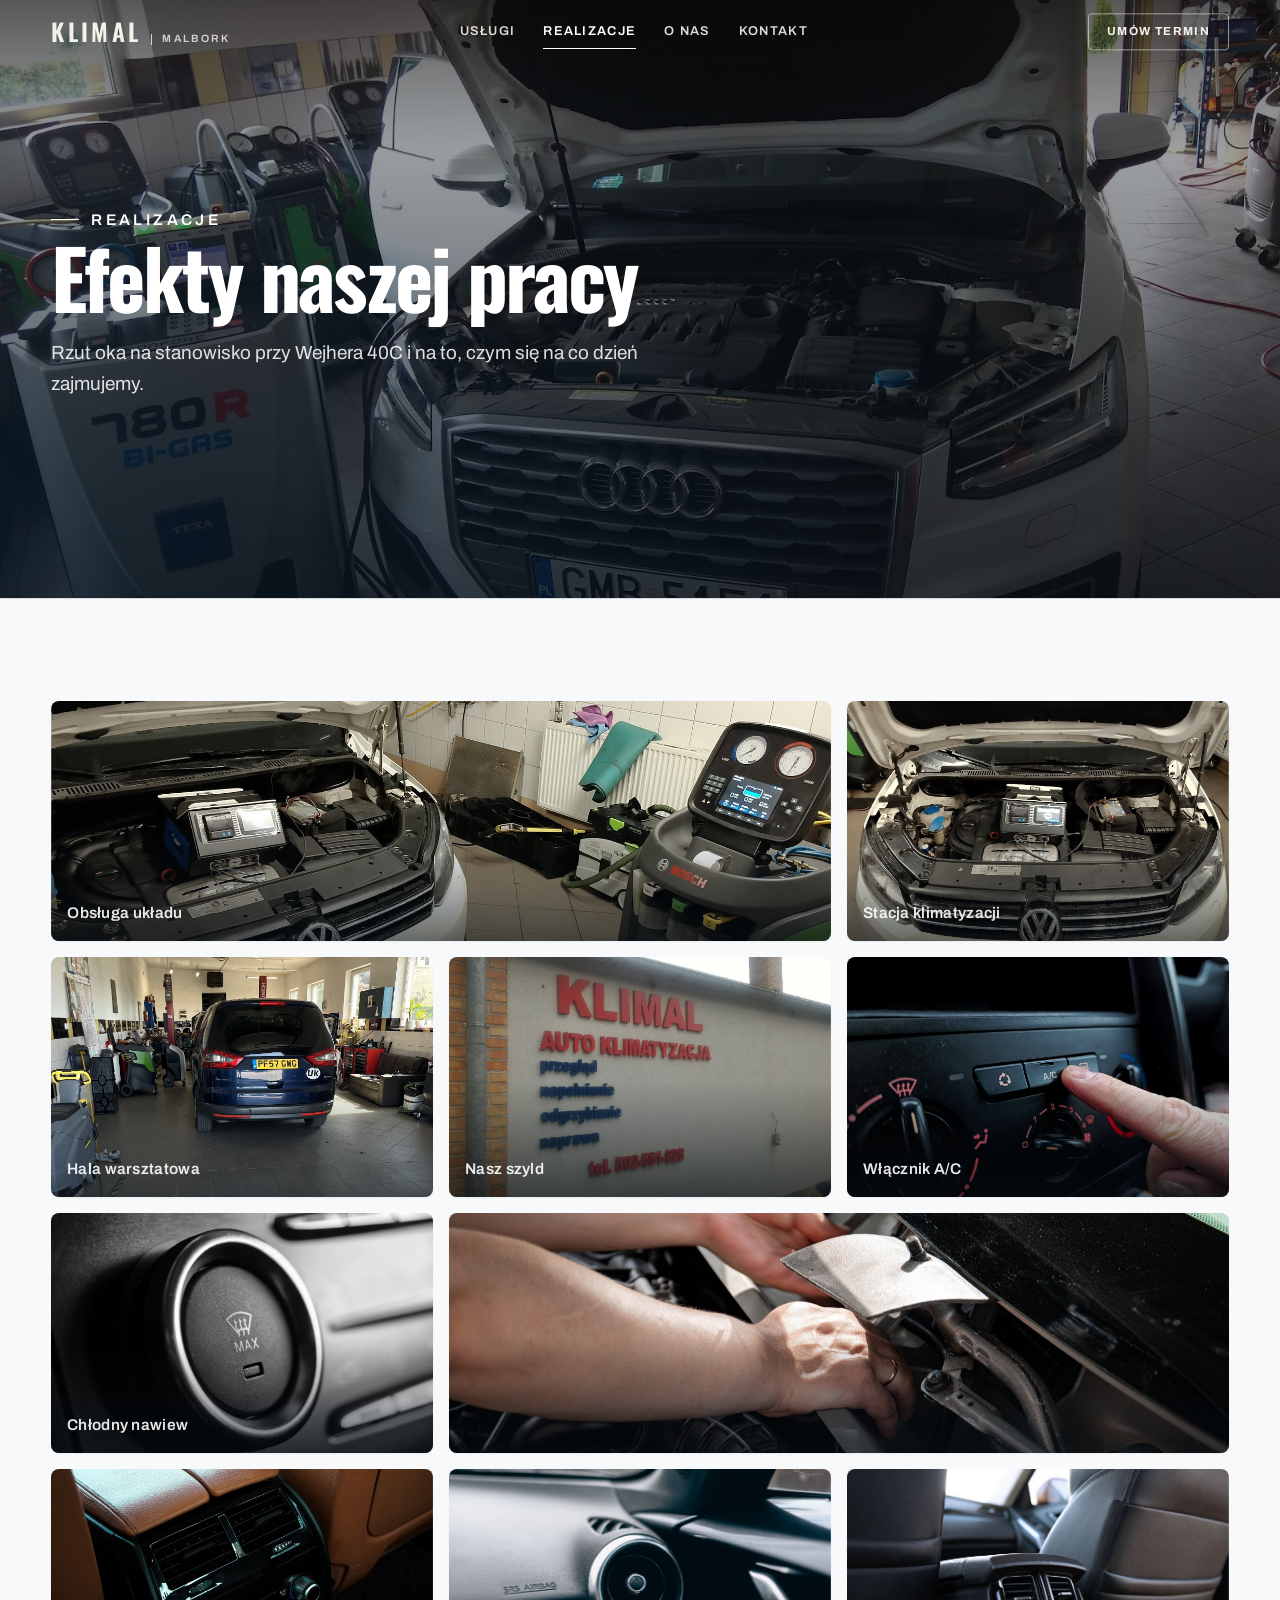
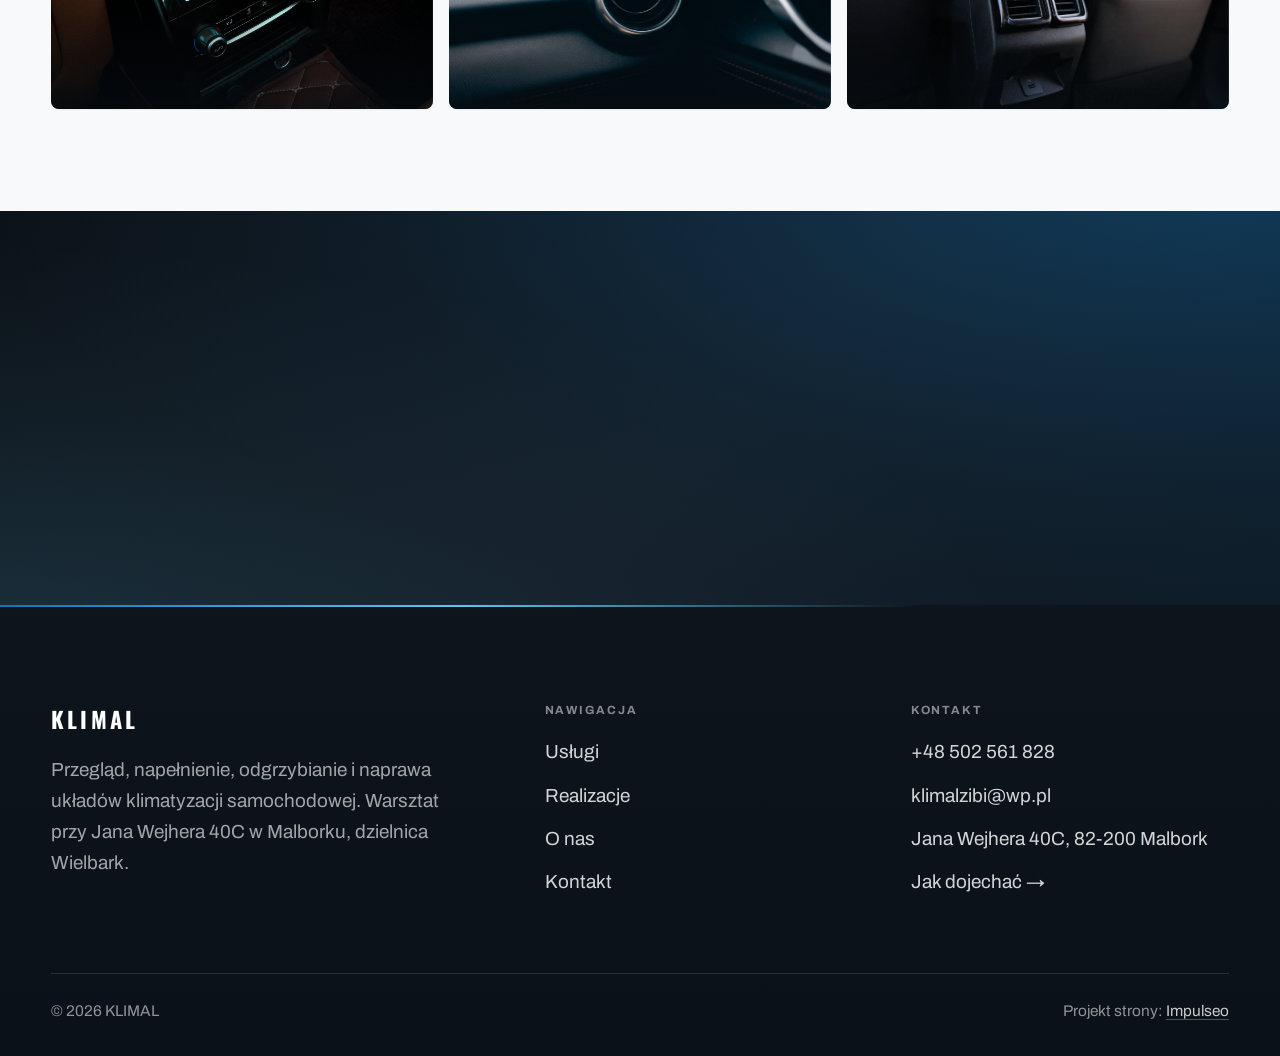
<file: realizacje.html>
<!DOCTYPE html>
<html lang="pl">
<head>
<meta charset="UTF-8">
<meta name="viewport" content="width=device-width, initial-scale=1.0">
<title>Realizacje - KLIMAL</title>
<meta name="description" content="Realizacje KLIMAL: Obsługa układu, Stacja klimatyzacji, Hala warsztatowa, Nasz szyld, Włącznik A/C">
<link rel="preconnect" href="https://fonts.googleapis.com">
<link rel="preconnect" href="https://fonts.gstatic.com" crossorigin>
<link href="https://fonts.googleapis.com/css2?family=Oswald:wght@500;600;700&family=Archivo:wght@400;500;600&display=swap" rel="stylesheet">
<link rel="stylesheet" href="assets/styles.css">
</head>
<body>

<header class="nav">
  <div class="wrap nav-inner">
    <a class="brand" href="index.html"><span class="name">KLIMAL</span><span class="sub">Malbork</span></a>
    <nav class="nav-links">
      <a href="oferta.html">Usługi</a>
      <a href="realizacje.html" class="active">Realizacje</a>
      <a href="o-nas.html">O nas</a>
      <a href="kontakt.html">Kontakt</a>
      <a href="kontakt.html" class="btn btn-accent">Umów termin</a>
    </nav>
    <button class="nav-toggle" aria-label="Menu"><span></span><span></span><span></span></button>
  </div>
</header>

<section class="pagehead">
  <img src="img/about.jpg" alt="KLIMAL - Efekty naszej pracy">
  <div class="wrap">
    <span class="eyebrow">Realizacje</span>
    <h1>Efekty naszej pracy</h1>
    <p>Rzut oka na stanowisko przy Wejhera 40C i na to, czym się na co dzień zajmujemy.</p>
  </div>
</section>
<section>
  <div class="wrap">
    <div class="gallery">
      <div class="tile t-two3 reveal"><img src="img/g1.jpg" alt="Obsługa układu" loading="lazy"><div class="cap">Obsługa układu</div></div>
      <div class="tile t-third reveal"><img src="img/g2.jpg" alt="Stacja klimatyzacji" loading="lazy"><div class="cap">Stacja klimatyzacji</div></div>
      <div class="tile t-third reveal"><img src="img/g3.jpg" alt="Hala warsztatowa" loading="lazy"><div class="cap">Hala warsztatowa</div></div>
      <div class="tile t-third reveal"><img src="img/g4.jpg" alt="Nasz szyld" loading="lazy"><div class="cap">Nasz szyld</div></div>
      <div class="tile t-third reveal"><img src="img/g5.jpg" alt="Włącznik A/C" loading="lazy"><div class="cap">Włącznik A/C</div></div>
      <div class="tile t-third reveal"><img src="img/g6.jpg" alt="Chłodny nawiew" loading="lazy"><div class="cap">Chłodny nawiew</div></div>
      <div class="tile t-two3 reveal"><img src="img/g7.jpg" alt="KLIMAL" loading="lazy"></div>
      <div class="tile t-third reveal"><img src="img/g8.jpg" alt="KLIMAL" loading="lazy"></div>
      <div class="tile t-third reveal"><img src="img/g9.jpg" alt="KLIMAL" loading="lazy"></div>
      <div class="tile t-third reveal"><img src="img/g10.jpg" alt="KLIMAL" loading="lazy"></div>
    </div>
  </div>
</section>
<section class="cta">
  <div class="wrap">
    <div class="reveal">
      <span class="eyebrow">Umów się</span>
      <h2>Chcesz, żeby Twoje auto tak wyglądało? Umów termin.</h2>
      <p>Zadzwoń lub napisz - dobierzemy zakres i podamy jasną, uczciwą cenę.</p>
    </div>
    <div class="cta-actions reveal">
      <a href="kontakt.html" class="btn btn-light">Umów termin <span class="arr">→</span></a>
      <a href="tel:+48502561828" class="btn btn-ghost" style="color:#fff;border-color:rgba(255,255,255,.3)">+48 502 561 828</a>
    </div>
  </div>
</section>

<footer>
  <div class="wrap">
    <div class="foot-grid">
      <div class="foot-brand">
        <div class="name">KLIMAL</div>
        <p>Przegląd, napełnienie, odgrzybianie i naprawa układów klimatyzacji samochodowej. Warsztat przy Jana Wejhera 40C w Malborku, dzielnica Wielbark.</p>
      </div>
      <div class="foot-col">
        <h4>Nawigacja</h4>
        <a href="oferta.html">Usługi</a>
        <a href="realizacje.html">Realizacje</a>
        <a href="o-nas.html">O nas</a>
        <a href="kontakt.html">Kontakt</a>
      </div>
      <div class="foot-col">
        <h4>Kontakt</h4>
        <a href="tel:+48502561828">+48 502 561 828</a>
        <a href="mailto:klimalzibi@wp.pl">klimalzibi@wp.pl</a>
        <p>Jana Wejhera 40C, 82-200 Malbork</p>
        <a href="https://maps.google.com/?cid=12761641391974895231" target="_blank" rel="noopener">Jak dojechać →</a>
      </div>
    </div>
    <div class="foot-bot">
      <span>© 2026 KLIMAL</span>
      <span>Projekt strony: <a class="foot-credit" href="https://impulseo.pl" target="_blank" rel="noopener">Impulseo</a></span>
    </div>
  </div>
</footer>
<div class="sticky-reserve"><a class="sr-book" href="kontakt.html">Umów termin</a><a class="sr-call" href="tel:+48502561828" aria-label="Zadzwoń"><svg class="ico-tel" width="16" height="16" viewBox="0 0 24 24" fill="none" aria-hidden="true"><path d="M6.6 10.8a15.5 15.5 0 0 0 6.6 6.6l2.2-2.2a1 1 0 0 1 1-.24 11.4 11.4 0 0 0 3.6.58 1 1 0 0 1 1 1V20a1 1 0 0 1-1 1A17 17 0 0 1 3 4a1 1 0 0 1 1-1h3.5a1 1 0 0 1 1 1c0 1.25.2 2.46.58 3.6a1 1 0 0 1-.25 1l-2.23 2.2Z" fill="currentColor"/></svg></a></div>

<script src="assets/main.js"></script>
</body>
</html>
</file>
<file: assets/styles.css>
/* ============================================================
   STOLBASZ — premium, architektoniczny B2B fit-out
   Jasna paleta, zero brązu. System wg premium-web-craft.
   Projekt strony: Impulseo (impulseo.pl)
   ============================================================ */

:root{
  /* PALETA — jasna, architektoniczna, chłodna */
  --paper:#f4f5f7;          /* główne tło */
  --paper-2:#e7e9ee;        /* sekcje alternatywne (chłodny jasny szary) */
  --paper-3:#e7e9ee;        /* delikatne wypełnienia */
  --ink:#14171c;            /* tekst główny — chłodny grafit */
  --ink-soft:#1f242c;       /* nagłówki drugorzędne */
  --muted:#8b9099;          /* tekst poboczny */
  --line:rgba(20,23,28,.12);/* hairline */
  --accent:#c8a04a;         /* stonowany petrol-slate — jedyny akcent */
  --accent-d:#9a7a31;
  --accent-soft:rgba(200,160,74,.10);
  --dark:#14171c;           /* sekcje ciemne (stopka/CTA) */

  /* ODSTĘPY — skala 4/8 */
  --space-1:4px; --space-2:8px; --space-3:12px; --space-4:16px; --space-5:24px;
  --space-6:32px; --space-7:48px; --space-8:64px; --space-9:96px; --space-10:128px;

  /* TYPOGRAFIA — fluid clamp() (skala podbita 16.07.2026: większe, czytelniejsze litery — uwaga Adama) */
  --text-sm:clamp(.9rem,.87rem + .12vw,1rem);
  --text-base:clamp(1.08rem,1.04rem + .18vw,1.2rem);
  --text-lg:clamp(1.24rem,1.15rem + .34vw,1.44rem);
  --text-h3:clamp(1.34rem,1.22rem + .55vw,1.66rem);
  --text-h2:clamp(2.1rem,1.66rem + 2.1vw,3.1rem);
  --text-h1:clamp(2.9rem,2.1rem + 4vw,5.1rem);

  /* PROMIENIE — architektoniczne, raczej ostre */
  --r-sm:3px; --r-md:6px; --r-lg:10px;

  /* RUCH */
  --ease:cubic-bezier(.25,.46,.45,.94); --dur:.24s;

  /* CIENIE — miękkie, warstwowe */
  --sh-sm:0 1px 2px rgba(16,24,32,.04), 0 2px 8px rgba(16,24,32,.05);
  --sh-md:0 2px 6px rgba(16,24,32,.05), 0 12px 28px -8px rgba(16,24,32,.12);
  --sh-lg:0 6px 14px rgba(16,24,32,.07), 0 26px 56px -18px rgba(16,24,32,.22);

  --hairline:1px solid var(--line);

  --font-display:'Oswald','Archivo',sans-serif;
  --font-body:'Archivo',sans-serif;
}

*{box-sizing:border-box;margin:0;padding:0}
html{scroll-behavior:smooth}
body{
  font-family:var(--font-body);
  font-size:var(--text-base);
  line-height:1.65;
  color:var(--ink);
  background:var(--paper);
  -webkit-font-smoothing:antialiased;
  text-rendering:optimizeLegibility;
}
img{max-width:100%;display:block}
a{color:inherit;text-decoration:none}

.wrap{width:min(92%,1180px);margin-inline:auto}
section{padding-block:clamp(52px,6.5vw,96px)}

h1,h2,h3{font-family:var(--font-display);font-weight:700;line-height:1.08;letter-spacing:-.02em;color:var(--ink)}
h1{font-size:var(--text-h1);letter-spacing:-.035em}
h2{font-size:var(--text-h2);letter-spacing:-.025em}
h3{font-size:var(--text-h3)}
p{max-width:65ch}

.eyebrow{
  font-family:var(--font-body);
  font-size:var(--text-sm);
  font-weight:600;
  letter-spacing:.18em;
  text-transform:uppercase;
  color:var(--accent);
  display:inline-flex;align-items:center;gap:var(--space-3);
}
.eyebrow::before{content:"";width:28px;height:1px;background:var(--accent);display:inline-block}

.muted{color:var(--muted)}
.lead{font-size:var(--text-lg);line-height:1.55;color:var(--ink-soft);max-width:50ch}

/* ---------- BUTTONS ---------- */
.btn{
  display:inline-flex;align-items:center;gap:var(--space-2);
  font-weight:600;font-size:var(--text-sm);letter-spacing:.02em;
  padding:var(--space-4) var(--space-6);
  border-radius:var(--r-sm);
  transition:transform var(--dur) var(--ease),box-shadow var(--dur) var(--ease),background var(--dur) var(--ease);
  cursor:pointer;border:1px solid transparent;
}
.btn-accent{background:var(--accent);color:#fff;box-shadow:var(--sh-sm)}
.btn-accent:hover{background:var(--accent-d);transform:translateY(-2px);box-shadow:var(--sh-md)}
.btn-accent:active{transform:translateY(0);box-shadow:var(--sh-sm)}
.btn-ghost{background:transparent;color:var(--ink);border-color:var(--line)}
.btn-ghost:hover{border-color:var(--accent);color:var(--accent);transform:translateY(-2px)}
.btn-light{background:#fff;color:var(--ink);box-shadow:var(--sh-sm)}
.btn-light:hover{transform:translateY(-2px);box-shadow:var(--sh-md)}
.btn .arr{transition:transform var(--dur) var(--ease)}
.btn:hover .arr{transform:translateX(4px)}

/* ---------- NAV ---------- */
.nav{
  position:sticky;top:0;z-index:50;
  background:color-mix(in srgb,var(--paper) 88%,transparent);
  backdrop-filter:saturate(140%) blur(10px);
  border-bottom:var(--hairline);
}
.nav-inner{display:flex;align-items:center;justify-content:space-between;height:72px}
.brand{display:flex;flex-direction:column;line-height:1}
.brand .name{font-family:var(--font-display);font-weight:800;font-size:1.35rem;letter-spacing:.04em}
.brand .sub{font-size:.62rem;letter-spacing:.34em;text-transform:uppercase;color:var(--muted);margin-top:5px}
.nav-links{display:flex;align-items:center;gap:var(--space-6)}
.nav-links a{font-size:var(--text-sm);font-weight:500;color:var(--ink-soft);position:relative;padding-block:4px;transition:color var(--dur) var(--ease)}
.nav-links a::after{content:"";position:absolute;left:0;bottom:0;width:0;height:1.5px;background:var(--accent);transition:width var(--dur) var(--ease)}
.nav-links a:hover,.nav-links a.active{color:var(--ink)}
.nav-links a:hover::after,.nav-links a.active::after{width:100%}
.nav-links .btn{padding:var(--space-2) var(--space-5)}
/* przyciski w nav: właściwy kolor (przebij .nav-links a) + bez podkreślenia */
.nav-links a.btn-accent{color:#fff}
.nav-links a.btn-ghost,.nav-links a.btn-light{color:var(--ink)}
.nav-links a.btn::after{display:none}
.nav-toggle{display:none;background:none;border:none;cursor:pointer;flex-direction:column;gap:5px;padding:8px}
.nav-toggle span{width:24px;height:2px;background:var(--ink);transition:var(--dur)}

/* ---------- HERO (split) ---------- */
.hero{position:relative;overflow:hidden;border-bottom:var(--hairline)}
.hero-grid{display:grid;grid-template-columns:1.05fr .95fr;gap:clamp(24px,4vw,60px);align-items:center;
  padding-block:clamp(36px,4.5vw,64px)}
.hero-copy .eyebrow{margin-bottom:var(--space-5)}
.hero-copy h1{margin-bottom:var(--space-5)}
.hero-copy .lead{margin-bottom:var(--space-7)}
.hero-actions{display:flex;flex-wrap:wrap;gap:var(--space-4)}
.hero-art{position:relative;aspect-ratio:4/3;border-radius:var(--r-lg);overflow:hidden;box-shadow:var(--sh-lg)}
.hero-art img{width:100%;height:100%;object-fit:cover}
.hero-art::after{content:"";position:absolute;inset:0;background:linear-gradient(180deg,transparent 55%,rgba(18,24,28,.28))}
.hero-badge{position:absolute;left:var(--space-5);bottom:var(--space-5);z-index:2;
  background:rgba(252,252,251,.94);backdrop-filter:blur(4px);
  border-radius:var(--r-md);padding:var(--space-4) var(--space-5);box-shadow:var(--sh-md);max-width:78%}
.hero-badge strong{display:block;font-family:var(--font-display);font-size:1rem;letter-spacing:-.01em}
.hero-badge span{font-size:var(--text-sm);color:var(--muted)}

/* ---------- HERO duży / kinowy (strona główna) ---------- */
.hero-cine{position:relative;min-height:clamp(560px,82vh,840px);min-height:clamp(560px,82svh,840px);display:flex;align-items:center;overflow:hidden;border-bottom:var(--hairline)}
.hero-cine>img{position:absolute;inset:0;width:100%;height:100%;object-fit:cover;z-index:0}
.hero-cine::after{content:"";position:absolute;inset:0;z-index:1;
  background:linear-gradient(95deg,rgba(13,18,23,.86) 0%,rgba(13,18,23,.64) 32%,rgba(13,18,23,.24) 62%,rgba(13,18,23,.04) 100%)}
.hero-cine .wrap{position:relative;z-index:2;padding-block:var(--space-8)}
.hero-cine .hero-copy{max-width:660px}
.hero-cine .eyebrow{color:#fff;margin-bottom:var(--space-5)}
.hero-cine .eyebrow::before{background:#fff}
.hero-cine h1{color:#fff;margin-bottom:var(--space-5);font-size:clamp(2.9rem,2rem + 4.4vw,5.2rem)}
.hero-cine .lead{color:rgba(255,255,255,.92);max-width:48ch;margin-bottom:var(--space-7)}
.hero-cine .hero-actions{display:flex;flex-wrap:wrap;gap:var(--space-4)}
@media(max-width:680px){
  .hero-cine{min-height:clamp(520px,76vh,640px);min-height:clamp(520px,76svh,640px);align-items:flex-end}
  .hero-cine::after{background:linear-gradient(0deg,rgba(13,18,23,.9) 6%,rgba(13,18,23,.45) 55%,rgba(13,18,23,.25) 100%)}
  .hero-cine .wrap{padding-bottom:var(--space-9)}
}

/* full-bleed hero variant (podstrony) */
.pagehead{position:relative;min-height:46vh;min-height:46svh;display:flex;align-items:flex-end;overflow:hidden;border-bottom:var(--hairline)}
.pagehead img{position:absolute;inset:0;width:100%;height:100%;object-fit:cover}
.pagehead::after{content:"";position:absolute;inset:0;background:linear-gradient(180deg,rgba(18,24,28,.25),rgba(18,24,28,.62))}
.pagehead .wrap{position:relative;z-index:2;padding-block:var(--space-9);color:#fff}
.pagehead h1{color:#fff;max-width:18ch}
.pagehead .eyebrow{color:#fff}
.pagehead .eyebrow::before{background:#fff}
.pagehead p{color:rgba(255,255,255,.86);margin-top:var(--space-4);max-width:54ch}

/* ---------- STRIP (pasek skrótów / liczby) ---------- */
.strip{background:var(--dark);color:#fff}
.strip .wrap{display:grid;grid-template-columns:repeat(4,1fr);gap:var(--space-6);padding-block:var(--space-8)}
.strip .item .k{font-family:var(--font-display);font-size:clamp(1.6rem,1.2rem + 1.4vw,2.4rem);font-weight:800;letter-spacing:-.02em;color:#fff}
.strip .item .v{font-size:var(--text-sm);color:rgba(255,255,255,.66);margin-top:var(--space-2);line-height:1.45}
.strip .item{border-left:2px solid var(--accent);padding-left:var(--space-5)}

/* ---------- SECTION HEAD ---------- */
.head{max-width:48rem;margin-bottom:var(--space-8)}
.head.center{margin-inline:auto;text-align:center}
.head .eyebrow{margin-bottom:var(--space-4)}
.head h2{margin-bottom:var(--space-4)}
.head p{color:var(--muted);font-size:var(--text-lg);line-height:1.55}
.head.center p{margin-inline:auto}

/* ---------- INTRO SPLIT ---------- */
.split{display:grid;grid-template-columns:.92fr 1.08fr;gap:clamp(28px,5vw,80px);align-items:center}
.split.rev{grid-template-columns:1.08fr .92fr}
.split.rev .split-art{order:-1}
.split-art{position:relative;aspect-ratio:5/4;border-radius:var(--r-lg);overflow:hidden;box-shadow:var(--sh-lg)}
.split-art img{width:100%;height:100%;object-fit:cover}
.split-copy h2{margin-bottom:var(--space-5)}
.split-copy p+p{margin-top:var(--space-4)}
.split-copy .btn{margin-top:var(--space-6)}

/* ---------- SERVICES (zakres) ---------- */
.svc-grid{display:grid;grid-template-columns:repeat(auto-fit,minmax(280px,1fr));gap:var(--space-5)}
.svc{background:#fff;border:var(--hairline);border-radius:var(--r-md);padding:var(--space-7) var(--space-6);
  transition:transform var(--dur) var(--ease),box-shadow var(--dur) var(--ease),border-color var(--dur) var(--ease);
  position:relative;overflow:hidden}
.svc::before{content:"";position:absolute;left:0;top:0;width:3px;height:0;background:var(--accent);transition:height var(--dur) var(--ease)}
.svc:hover{transform:translateY(-4px);box-shadow:var(--sh-md);border-color:transparent}
.svc:hover::before{height:100%}
.svc .ic{font-family:var(--font-display);font-size:.8rem;font-weight:700;letter-spacing:.12em;color:var(--accent);margin-bottom:var(--space-4)}
.svc h3{margin-bottom:var(--space-3);font-size:1.22rem}
.svc p{color:var(--muted);font-size:var(--text-base);line-height:1.6}

/* big detailed service rows */
.svc-row{display:grid;grid-template-columns:.8fr 1.2fr;gap:clamp(20px,4vw,60px);align-items:center;padding-block:var(--space-8)}
.svc-row+.svc-row{border-top:var(--hairline)}
.svc-row.rev{grid-template-columns:1.2fr .8fr}
.svc-row.rev .svc-row-art{order:-1}
.svc-row-art{aspect-ratio:4/3;border-radius:var(--r-md);overflow:hidden;box-shadow:var(--sh-md)}
.svc-row-art img{width:100%;height:100%;object-fit:cover}
.svc-row h3{font-size:1.5rem;margin-bottom:var(--space-4)}
.svc-row .num{font-family:var(--font-display);font-size:.85rem;font-weight:700;letter-spacing:.14em;color:var(--accent);display:block;margin-bottom:var(--space-3)}
.svc-row ul{list-style:none;margin-top:var(--space-4);display:flex;flex-direction:column;gap:var(--space-2)}
.svc-row li{position:relative;padding-left:var(--space-5);color:var(--muted);font-size:var(--text-base)}
.svc-row li::before{content:"";position:absolute;left:0;top:.62em;width:8px;height:1px;background:var(--accent)}

/* ---------- GALLERY (realizacje) ---------- */
.gallery{display:grid;grid-template-columns:repeat(12,1fr);gap:var(--space-4);grid-auto-rows:200px}
/* GALERIA MASONRY — pionowe zdjęcia (portrety beauty/wellness) bez przycinania: kolumny, height auto */
.gallery-masonry{column-count:3;column-gap:var(--space-4)}
@media(max-width:900px){.gallery-masonry{column-count:2}}
@media(max-width:560px){.gallery-masonry{column-count:1}}
.gallery-masonry .m-tile{break-inside:avoid;margin:0 0 var(--space-4);padding:0;position:relative;overflow:hidden;border-radius:var(--r-md);border:1px solid var(--line)}
.gallery-masonry .m-tile img{width:100%;height:auto;display:block}
.gallery-masonry .m-tile .cap{position:absolute;left:0;right:0;bottom:0;padding:var(--space-4);color:#fff;background:linear-gradient(0deg,rgba(0,0,0,.55),transparent);font-size:var(--text-sm)}
.gallery-masonry .m-tile .cap small{display:block;font-weight:400;opacity:.78;letter-spacing:.04em;text-transform:uppercase;font-size:.66rem;margin-top:3px}
.tile{position:relative;overflow:hidden;border-radius:var(--r-md);box-shadow:var(--sh-sm);
  transition:transform var(--dur) var(--ease),box-shadow var(--dur) var(--ease)}
.tile img{width:100%;height:100%;object-fit:cover;transition:transform .6s var(--ease)}
.tile:hover{box-shadow:var(--sh-md)}
.tile:hover img{transform:scale(1.05)}
.tile .cap{position:absolute;left:0;right:0;bottom:0;padding:var(--space-5) var(--space-4) var(--space-4);
  background:linear-gradient(transparent,rgba(18,24,28,.78));color:#fff;
  font-size:var(--text-sm);font-weight:600;letter-spacing:.01em;
  opacity:0;transform:translateY(8px);transition:var(--dur) var(--ease)}
.tile:hover .cap{opacity:1;transform:translateY(0)}
.tile .cap small{display:block;font-weight:400;opacity:.78;letter-spacing:.04em;text-transform:uppercase;font-size:.66rem;margin-top:3px}
/* bento spans */
.t-wide{grid-column:span 6}
.t-tall{grid-column:span 6;grid-row:span 2}
.t-std{grid-column:span 6}
.t-third{grid-column:span 4}
.t-two3{grid-column:span 8}

/* ---------- TRUST / WIARYGODNOŚĆ ---------- */
.trust{background:var(--paper-2)}
.trust-grid{display:grid;grid-template-columns:repeat(auto-fit,minmax(240px,1fr));gap:var(--space-5);margin-top:var(--space-7)}
.trust-card{background:#fff;border-radius:var(--r-md);padding:var(--space-7) var(--space-6);box-shadow:var(--sh-sm);border-top:3px solid var(--accent)}
.trust-card .big{font-family:var(--font-display);font-size:clamp(1.8rem,1.3rem + 1.6vw,2.6rem);font-weight:800;letter-spacing:-.02em;color:var(--ink);line-height:1}
.trust-card h3{font-size:1.12rem;margin:var(--space-3) 0 var(--space-2)}
.trust-card p{color:var(--muted);font-size:var(--text-base);line-height:1.55}

/* ---------- CTA band ---------- */
.cta{background:var(--dark);color:#fff;position:relative;overflow:hidden}
.cta .wrap{display:grid;grid-template-columns:1.4fr .6fr;gap:var(--space-7);align-items:center;position:relative;z-index:2}
.cta h2{color:#fff;max-width:20ch}
.cta p{color:rgba(255,255,255,.74);margin-top:var(--space-4)}
.cta-actions{display:flex;flex-direction:column;gap:var(--space-3);align-items:flex-start}
.cta::before{content:"";position:absolute;right:-80px;top:-80px;width:360px;height:360px;border-radius:50%;
  background:radial-gradient(circle,var(--accent-soft),transparent 70%)}

/* ---------- CONTACT ---------- */
.contact-grid{display:grid;grid-template-columns:.85fr 1.15fr;gap:clamp(28px,4vw,56px);align-items:start}
.info-list{display:flex;flex-direction:column;gap:var(--space-2)}
.info-row{display:flex;gap:var(--space-4);align-items:flex-start;padding-block:var(--space-4);border-bottom:var(--hairline)}
.info-row .ic{flex:none;width:42px;height:42px;display:grid;place-items:center;border-radius:50%;
  background:var(--accent-soft);color:var(--accent);font-size:1.05rem}
.info-row .lbl{font-size:.72rem;letter-spacing:.14em;text-transform:uppercase;color:var(--muted)}
.info-row .val{font-weight:600;font-size:var(--text-base);margin-top:2px}
.info-row a.val:hover{color:var(--accent)}
.map{border:none;border-radius:var(--r-lg);box-shadow:var(--sh-md);width:100%;height:100%;min-height:380px;filter:grayscale(.2) contrast(1.02)}
.form{background:#fff;border:var(--hairline);border-radius:var(--r-lg);padding:clamp(24px,3vw,40px);box-shadow:var(--sh-sm)}
.form .fld{margin-bottom:var(--space-5)}
.form label{display:block;font-size:var(--text-sm);font-weight:600;margin-bottom:var(--space-2)}
.form input,.form textarea{width:100%;font-family:inherit;font-size:var(--text-base);color:var(--ink);
  padding:var(--space-4);border:var(--hairline);border-radius:var(--r-sm);background:var(--paper);transition:border-color var(--dur)}
.form input:focus,.form textarea:focus{outline:none;border-color:var(--accent);background:#fff}
.form textarea{resize:vertical;min-height:120px}
.form .note{font-size:var(--text-sm);color:var(--muted);margin-top:var(--space-3)}

/* ---------- FOOTER ---------- */
footer{background:var(--dark);color:#fff;padding-block:var(--space-9) var(--space-6)}
.foot-grid{display:grid;grid-template-columns:1.4fr 1fr 1fr;gap:var(--space-7);margin-bottom:var(--space-8)}
.foot-brand .name{font-family:var(--font-display);font-weight:800;font-size:1.4rem;letter-spacing:.04em}
.foot-brand p{color:rgba(255,255,255,.62);margin-top:var(--space-4);font-size:var(--text-base);max-width:38ch}
.foot-col h4{font-size:.74rem;letter-spacing:.16em;text-transform:uppercase;color:rgba(255,255,255,.5);margin-bottom:var(--space-4)}
.foot-col a,.foot-col p{display:block;color:rgba(255,255,255,.82);font-size:var(--text-base);margin-bottom:var(--space-3)}
.foot-col a:hover{color:#fff}
.foot-bot{border-top:1px solid rgba(255,255,255,.12);padding-top:var(--space-5);display:flex;justify-content:space-between;flex-wrap:wrap;gap:var(--space-3);
  font-size:var(--text-sm);color:rgba(255,255,255,.55)}
.foot-bot a:hover{color:#fff}

/* ---------- REVEAL ---------- */
.reveal{opacity:0;transform:translateY(22px);transition:opacity .6s var(--ease),transform .6s var(--ease)}
.reveal.in{opacity:1;transform:none}

/* ---------- RESPONSIVE ---------- */
@media(max-width:920px){
  .hero-grid,.split,.split.rev,.svc-row,.svc-row.rev,.cta .wrap,.contact-grid,.foot-grid{grid-template-columns:1fr}
  .split.rev .split-art,.svc-row.rev .svc-row-art{order:0}
  .hero-art{aspect-ratio:16/10;max-height:420px}
  .strip .wrap{grid-template-columns:repeat(2,1fr);gap:var(--space-7)}
  .gallery{grid-auto-rows:180px}
  .t-wide,.t-tall,.t-std,.t-third,.t-two3{grid-column:span 6}
  .t-tall{grid-row:span 1}
  .cta-actions{flex-direction:row;flex-wrap:wrap}
  .foot-grid{gap:var(--space-6)}
}
@media(max-width:680px){
  .nav-links{position:fixed;inset:72px 0 auto 0;background:var(--paper);flex-direction:column;align-items:stretch;
    gap:0;padding:var(--space-4) 6%;border-bottom:var(--hairline);box-shadow:var(--sh-md);
    transform:translateY(-120%);transition:transform var(--dur) var(--ease)}
  .nav-links.open{transform:translateY(0)}
  .nav-links a{padding-block:var(--space-4);border-bottom:var(--hairline)}
  .nav-links .btn{margin-top:var(--space-3);justify-content:center}
  .nav-toggle{display:flex}
  .strip .wrap{grid-template-columns:1fr}
  .gallery{grid-template-columns:repeat(6,1fr)}
  .foot-grid{grid-template-columns:1fr}
}
@media(prefers-reduced-motion:reduce){
  *{animation-duration:.01ms!important;transition:none!important}
  .reveal{opacity:1!important;transform:none!important}
  html{scroll-behavior:auto}
}

/* ============================================================
   PREMIUM LAYER — destylat deep-researchu branż (anty-AI, spokój).
   Zmienne STOLBASZ (--accent/--ink/--paper/--line/--dark). Ruch ledwo
   zauważalny, krzywa cubic-bezier(.16,.84,.44,1); prefers-reduced-motion
   pokryte blanketem wyżej. Karty hairline zamiast cieni = #1 sygnał „nie-AI".
   ============================================================ */

/* więcej oddechu między sekcjami (liderzy: 110-130px) */
section{padding-block:clamp(64px,8vw,128px)}

/* 1) Aksamitny reveal — dłuższa, miękka krzywa zamiast „skoku" */
.reveal{transition:opacity .9s cubic-bezier(.16,.84,.44,1),transform .9s cubic-bezier(.16,.84,.44,1);will-change:opacity,transform}
/* stagger TYLKO w galerii (tam pozycja = porządek dzieci) */
.gallery .reveal:nth-child(2){transition-delay:.07s}
.gallery .reveal:nth-child(3){transition-delay:.14s}
.gallery .reveal:nth-child(4){transition-delay:.21s}
.gallery .reveal:nth-child(5){transition-delay:.28s}
.gallery .reveal:nth-child(6){transition-delay:.35s}

/* 2) Hero STATYCZNY na .hero-cine — Ken Burns CAŁKIEM WYŁĄCZONY 26.06 (3. zgłoszenie Szymona).
   GENEZA: animowanie scale na <img> hero z teksturami (cegły/framugi) re-samplinguje obraz
   klatka po klatce → na części ekranów drobne drganie/shimmer = „heroshot się trzęsie".
   translateY usunięto wcześniej, scale-only + will-change/GPU NIE wystarczyły do GWARANCJI gładkości.
   Krzysztof zażądał pewności („make sure, że błąd się nie pojawi") > efekt. Zero animacji = 0% drgania.
   Delikatny zoom zostaje TYLKO w pełnoekranowych hero gastro/studio (hg-bg/hs-bg — tło, inny
   mechanizm, chwalone, nigdy nie zgłaszane). NIE wracać do KB na .hero-cine bez realnego testu
   na sprzęcie klienta — to ryzyko regresji „trzęsienia”. */
/* BEZPIECZNY "wow" na hero = jednorazowy FADE-IN (opacity), nie zoom.
   opacity nie dotyka bitmapy → gładkie na KAŻDYM zdjęciu/ekranie/GPU, zero ryzyka migotania.
   Geometryczny ruch (scale/translate) na .hero-cine jest ZAKAZANY (bramka pilnuje). */
@keyframes heroFade{from{opacity:0}to{opacity:1}}
.hero-cine>img{transform:none;animation:heroFade 1.1s ease-out both}

/* 3) Akcentowy hairline pod nagłówkiem sekcji, który „rysuje się" przy wejściu */
.head h2{position:relative;padding-bottom:18px}
.head h2::after{content:"";position:absolute;left:0;bottom:0;height:1px;width:0;background:var(--accent);transition:width 1s cubic-bezier(.16,.84,.44,1) .15s}
.head.center h2::after{left:50%;transform:translateX(-50%)}
.head.reveal.in h2::after,.head.center.reveal.in h2::after{width:54px}

/* 4) Karty HAIRLINE zamiast cieni/zaokrągleń (najmocniejszy anty-AI detal) */
.svc{background:transparent;border:1px solid var(--line);border-radius:var(--r-sm);box-shadow:none}
.svc:hover{box-shadow:none;border-color:var(--accent);transform:translateY(-3px)}
.trust-card{background:transparent;box-shadow:none;border:1px solid var(--line);border-top:2px solid var(--accent);border-radius:var(--r-sm)}
.tile{box-shadow:none;border-radius:var(--r-sm)}
.tile:hover{box-shadow:none}

/* 5) Sticky-nav kondensuje się po przewinięciu (sygnał dopracowania) */
.nav{transition:box-shadow .4s ease,background .4s ease}
.nav.is-stuck{box-shadow:0 1px 0 var(--line),0 14px 30px -24px rgba(0,0,0,.45)}
.nav-inner{transition:height .35s var(--ease)}
.nav.is-stuck .nav-inner{height:60px}

/* 6) MANIFESTO — pełnoekranowy cytat-bohater (zastępuje generyczne „Dlaczego my") */
.manifesto{background:var(--paper-2);text-align:center}
.manifesto .wrap{max-width:60rem}
.manifesto p{font-family:var(--font-display);font-style:italic;font-size:clamp(1.6rem,1rem + 2.4vw,2.8rem);line-height:1.32;color:var(--ink-soft);margin-inline:auto;max-width:26ch;position:relative;padding-top:var(--space-8)}
.manifesto p::before{content:"";position:absolute;top:0;left:50%;transform:translateX(-50%);width:54px;height:1px;background:var(--accent)}
.manifesto p span{color:var(--accent);font-style:italic}

/* 7) GATEWAYS — 3 duże bramy-zdjęcia (zamiast paska menu usług) */
.gateways{display:grid;grid-template-columns:repeat(3,1fr);gap:var(--space-4)}
.gateway{position:relative;aspect-ratio:3/4;overflow:hidden;border-radius:var(--r-sm);display:block}
.gateway img{width:100%;height:100%;object-fit:cover;transition:transform .8s var(--ease),filter .5s var(--ease)}
.gateway::after{content:"";position:absolute;inset:0;background:linear-gradient(180deg,transparent 38%,rgba(18,24,28,.74))}
.gateway:hover img{transform:scale(1.05);filter:brightness(1.05)}
.gateway .g-ttl{position:absolute;left:0;right:0;bottom:0;z-index:2;padding:var(--space-6) var(--space-5);color:#fff;font-family:var(--font-display);font-size:1.45rem;letter-spacing:-.01em;line-height:1.15}
.gateway .g-ttl small{display:block;font-family:var(--font-body);font-size:var(--text-sm);font-weight:400;opacity:.82;letter-spacing:.03em;margin-top:5px}
@media(max-width:760px){.gateways{grid-template-columns:1fr}.gateway{aspect-ratio:16/10}}

/* 8) LOGO klienta w nagłówku (gdy podane --logo) */
/* 52px domyślnie (feedback Bartka 06.07.2026: 40px ginęło, uwaga padła 3x; ~56px sprawdzone na żywym demie anna-borowiec-makeup) */
.brand-logo{height:64px;width:auto;max-width:300px;object-fit:contain;display:block}
.nav.is-stuck .brand-logo{height:52px}
@media(max-width:680px){.brand-logo{height:46px;max-width:210px}}


/* === RWD: nagłówki na wąskich ekranach (dodane 17.07.2026 razem z fixem clamp) ===
   Po przywróceniu działania clamp() dolna granica --text-h1 (2.9rem) rozpychała
   dokument przy długich polskich słowach na telefonach. Tu ją zjeżdżamy. */
@media (max-width:560px){
  :root{
    --text-h1:clamp(1.9rem, 1.15rem + 4.4vw, 2.7rem);
    --text-h2:clamp(1.5rem, 1rem + 3vw, 2.1rem);
  }
  .hero-cine h1{font-size:clamp(1.9rem, 1.15rem + 4.4vw, 2.7rem)}
  h1,h2{overflow-wrap:break-word}
}

/* GODZINY (godziny_grid z briefu) — dzień po lewej, godziny po prawej. Wcześniej BRAK stylu
   powodował sklejenie "Poniedziałek-Piątek8:00-20:00" (dodane 2026-07-21). Neutralne dla dem bez grafiku. */
.godz{display:flex;flex-direction:column;gap:2px;max-width:440px;margin-top:8px}
.godz-row{display:flex;justify-content:space-between;align-items:baseline;gap:24px;padding:10px 0;border-bottom:1px solid var(--line)}
.godz-row:last-child{border-bottom:0}
.godz-row b{font-weight:600;color:var(--ink)}
.godz-row span{color:var(--muted);white-space:nowrap}

/* === rodzina: auto === */
/* ============================================================
   RODZINA: AUTO (detailing / auto-serwis / powłoki / lakiernictwo / myjnia)
   Doklejane NA WIERZCH base.css. Skin auto (Oswald + grafit/bursztyn).
   Filozofia: PREMIUM, MĘSKO, TECHNICZNIE + "Umów termin". Jasna baza, ciemne kinowe hero, Oswald CAPS.
   (Świadomie BEZ ciemnej bazy - dark-skin guard wymusza jasne tło; ciemne hero+paski daja dramat.)
   FAZA 3 (research wf_5b470404, topowe studia detailingu/powłok): osobny układ - hero-auto (kicker+claim+1 CTA),
   nav fixed przezroczysty->ciemny grafit + zwijany, spec-ribbon (sygnatura), pakiety powłok (1 ciemny band),
   before/after suwak, poziomy "bay" proces, marki. Pakiety/before-after/marki = BRAMKOWANE (tylko z reconu).
   ============================================================ */

/* --- Wersaliki na nagłówkach sekcji (motorsport/inżynierski sznyt) --- */
.head h2{text-transform:uppercase;letter-spacing:.015em}
.eyebrow{letter-spacing:.22em}

/* --- Ostrzejsze, "techniczne" karty --- */
.svc,.trust-card,.tile,.gateway,.svc-row-art,.split-art{border-radius:var(--r-sm)}

/* --- STICKY "Umów termin" (mobile) --- */
.sticky-reserve{display:none}
@media(max-width:820px){
  .sticky-reserve{display:flex;position:fixed;left:0;right:0;bottom:0;z-index:90;
    background:var(--line);box-shadow:0 -6px 20px -10px rgba(0,0,0,.4)}
  .sticky-reserve a{padding:15px 8px;text-align:center;font-weight:700;font-size:.95rem;text-transform:uppercase;letter-spacing:.03em}
  .sr-book{flex:1;background:var(--accent);color:#fff}
  .sr-call{width:60px;background:var(--paper);color:var(--ink);font-size:1.15rem;border-left:1px solid var(--line)}
  body{padding-bottom:56px}
}

/* ============================================================
   FAZA 3 - OSOBNY UKŁAD AUTO (detailing/powłoki). Wszystko poniżej doklejane na wierzch.
   ============================================================ */

/* --- Brass = ciemny tekst dla kontrastu (mosiądz #c8a04a + biel = za słaby kontrast) --- */
.btn-accent{color:#14171c}
.btn-accent:hover{color:#14171c}

/* === HERO AUTO: pełnoekranowe ciemne kino, blok dolny-lewy, Ken Burns, kontrast gwarantowany === */
.hero-auto{position:relative;height:100vh;height:100svh;min-height:560px;display:flex;align-items:flex-end;overflow:hidden;isolation:isolate;background:#0a0c0f}
.hero-auto .ha-bg{position:absolute;inset:0;width:100%;height:100%;object-fit:cover;z-index:-2;will-change:transform}
/* Ken Burns = TYLKO scale (zero translate = zero dryfu), DESKTOP-only (min-width:900) - zgodnie z konwencją base.css heroBreath, anty-jank na mobile */
@keyframes haKen{from{transform:scale(1.04)}to{transform:scale(1.12)}}
@media(min-width:900px){.hero-auto .ha-bg{animation:haKen 30s ease-out infinite alternate}}
/* Kontrast GWARANTOWANY niezależnie od zdjęcia: (a) ciemna LEWA kolumna pod tekstem (tekst jest do lewej, top->bottom),
   (b) górny scrim pod nav + dolny scrim. Nie liczymy na ciemne zdjęcie. */
.hero-auto .ha-veil{position:absolute;inset:0;z-index:-1;
  background:linear-gradient(90deg,rgba(10,12,15,.76) 0%,rgba(10,12,15,.34) 32%,rgba(10,12,15,0) 60%),
             linear-gradient(180deg,rgba(10,12,15,.42) 0%,rgba(10,12,15,0) 30%,rgba(10,12,15,.55) 78%,rgba(10,12,15,.82) 100%)}
.ha-inner{position:relative;z-index:2;margin:0 0 clamp(2.6rem,7vh,5rem) clamp(1.4rem,5vw,4rem);max-width:32ch}
.ha-tick{display:block;width:48px;height:3px;background:var(--accent);margin-bottom:clamp(1rem,2.4vh,1.6rem)}
.ha-kicker{display:block;font-family:var(--font-display);font-weight:600;text-transform:uppercase;
  letter-spacing:.22em;font-size:clamp(.72rem,1.4vw,.86rem);color:var(--accent);text-shadow:0 1px 10px rgba(0,0,0,.5)}
.ha-claim{font-family:var(--font-display);font-weight:700;text-transform:uppercase;letter-spacing:.005em;line-height:1.02;
  font-size:clamp(2.3rem,5.6vw,4.4rem);color:#fff;margin:clamp(.7rem,1.6vh,1.1rem) 0 clamp(1.5rem,3vh,2.2rem);
  text-shadow:0 2px 18px rgba(0,0,0,.55)}
.ha-cta{margin:0}
.ha-rating{margin:clamp(1rem,2vh,1.4rem) 0 0;color:#fff;font-weight:600;letter-spacing:.02em;font-size:var(--text-sm);opacity:.94;text-shadow:0 1px 10px rgba(0,0,0,.5)}
@media(max-width:640px){.ha-claim{font-size:clamp(2rem,9vw,2.7rem)}.ha-inner{margin-bottom:clamp(2rem,9vh,3.4rem)}}
@media(prefers-reduced-motion:reduce){.hero-auto .ha-bg{animation:none}}

/* === SPEC-RIBBON: poziomy pasek etykiet usług tuż pod hero (sygnatura strukturalna, NIE liczby) === */
.spec-ribbon{background:var(--paper);border-bottom:1px solid var(--line);padding-block:0}
.spec-ribbon .wrap{padding-block:var(--space-5)}
.sr-row{display:flex;flex-wrap:wrap;justify-content:center;align-items:center;gap:clamp(.8rem,2.4vw,2rem);list-style:none;margin:0;padding:0}
.sr-row li{font-family:var(--font-display);font-weight:600;text-transform:uppercase;letter-spacing:.14em;
  font-size:clamp(.7rem,1.3vw,.82rem);color:var(--ink-soft);display:flex;align-items:center}
.sr-row li:not(:last-child)::after{content:"";width:5px;height:5px;border-radius:50%;background:var(--accent);margin-left:clamp(.8rem,2.4vw,2rem)}

/* === PAKIETY POWŁOK: jedyny ciemny carbon-band w jasnej stronie (BRAMKOWANE) === */
.auto-dark{background:var(--ink)}
.auto-dark .head h2{color:#fff}
.auto-dark .head p{color:rgba(244,245,247,.74)}
.auto-dark .eyebrow{color:var(--accent)}
.auto-dark .eyebrow::before{background:var(--accent)}
.pakiety-grid{display:grid;grid-template-columns:repeat(3,1fr);gap:var(--space-6);margin-top:var(--space-8)}
.pakiet{background:rgba(255,255,255,.045);border:1px solid rgba(255,255,255,.12);border-radius:var(--r-sm);
  padding:var(--space-7) var(--space-6);display:flex;flex-direction:column;gap:var(--space-4)}
.pakiet h3{font-family:var(--font-display);text-transform:uppercase;letter-spacing:.04em;color:#fff;font-size:1.3rem}
.pak-lata{display:flex;align-items:baseline;gap:.5rem}
.pak-lata b{font-family:var(--font-display);font-size:2.4rem;line-height:1;color:var(--accent);font-weight:700}
.pak-lata span{font-size:var(--text-sm);color:rgba(244,245,247,.7);text-transform:uppercase;letter-spacing:.08em}
.pak-opis{color:rgba(244,245,247,.76);font-size:var(--text-base);line-height:1.6}
.pak-zakres{list-style:none;margin:0;padding:0;display:flex;flex-direction:column;gap:.6rem}
.pak-zakres li{position:relative;padding-left:1.4rem;padding-bottom:.6rem;color:rgba(244,245,247,.84);
  font-size:var(--text-sm);border-bottom:1px solid rgba(255,255,255,.08)}
.pak-zakres li::before{content:"";position:absolute;left:0;top:.55em;width:8px;height:2px;background:var(--accent)}
.pak-cena{margin-top:auto;font-family:var(--font-display);font-size:1.3rem;color:#fff;letter-spacing:.01em}
.pak-cta{margin-top:auto;color:var(--accent);font-weight:600;font-size:var(--text-sm);display:inline-flex;align-items:center;gap:.4rem}
.pak-cta:hover{color:#fff}
@media(max-width:900px){.pakiety-grid{grid-template-columns:1fr;max-width:32rem;margin-inline:auto}}

/* === BEFORE / AFTER: suwak (JASNE, NIE ciemny band). Oba zdjęcia full-size = ten sam kadr; clip-path odsłania === */
.auto-ba .ba-slider{position:relative;--ba-pos:50%;max-width:62rem;margin:var(--space-8) auto 0;aspect-ratio:16/9;
  overflow:hidden;border-radius:var(--r-sm);border:1px solid var(--line);touch-action:none;user-select:none;cursor:ew-resize}
.ba-slider img{position:absolute;inset:0;width:100%;height:100%;object-fit:cover;display:block}
.ba-before-wrap{position:absolute;inset:0;clip-path:inset(0 calc(100% - var(--ba-pos)) 0 0)}
.ba-lab{position:absolute;top:var(--space-4);z-index:3;font-family:var(--font-display);text-transform:uppercase;
  letter-spacing:.1em;font-size:.7rem;color:#fff;background:rgba(10,12,15,.6);padding:.3rem .6rem;border-radius:2px}
.ba-lab-l{left:var(--space-4)}
.ba-lab-r{right:var(--space-4)}
.ba-handle{position:absolute;top:0;bottom:0;left:var(--ba-pos);width:2px;background:var(--accent);transform:translateX(-1px);z-index:4;pointer-events:none}
.ba-handle span{position:absolute;top:50%;left:50%;transform:translate(-50%,-50%);width:38px;height:38px;border-radius:50%;
  background:var(--accent);box-shadow:0 2px 12px rgba(0,0,0,.4);display:flex;align-items:center;justify-content:center}
.ba-handle span::before,.ba-handle span::after{content:"";position:absolute;width:0;height:0;border-block:5px solid transparent}
.ba-handle span::before{left:9px;border-right:6px solid #14171c}
.ba-handle span::after{right:9px;border-left:6px solid #14171c}
.ba-podpis{text-align:center;color:var(--muted);font-size:var(--text-sm);margin-top:var(--space-5)}

/* === PROCES AUTO: poziomy "bay" stepper (top-border + numer) - inny kształt niż wspólny pionowy timeline === */
.auto-proc-row{list-style:none;margin:var(--space-8) 0 0;padding:0;display:grid;grid-template-columns:repeat(4,1fr);gap:var(--space-6)}
.auto-proc-row li{position:relative;padding-top:var(--space-5);border-top:2px solid var(--line)}
.auto-proc-row li::before{content:"";position:absolute;top:-2px;left:0;width:42%;height:2px;background:var(--accent)}
.ap-no{font-family:var(--font-display);font-weight:700;color:var(--accent);font-size:1.05rem;letter-spacing:.12em}
.auto-proc-row h3{font-family:var(--font-display);text-transform:uppercase;letter-spacing:.02em;font-size:1.1rem;margin:.5rem 0 .4rem}
.auto-proc-row p{color:var(--muted);font-size:var(--text-sm);line-height:1.55}
@media(max-width:760px){.auto-proc-row{grid-template-columns:1fr 1fr;gap:var(--space-7) var(--space-5)}}
@media(max-width:420px){.auto-proc-row{grid-template-columns:1fr}}

/* === MARKI / CZYM PRACUJEMY: nazwy tekstem (bez logotypów) - eyebrow neutralny (krytyka 4a) === */
.auto-marki .marki-list{display:flex;flex-wrap:wrap;justify-content:center;gap:clamp(.8rem,2.5vw,1.6rem);list-style:none;margin:var(--space-7) 0 0;padding:0}
.auto-marki .marki-list li{font-family:var(--font-display);text-transform:uppercase;letter-spacing:.12em;font-weight:600;
  font-size:clamp(.82rem,1.5vw,1rem);color:var(--ink-soft);padding:.5rem 1rem;border:1px solid var(--line);border-radius:var(--r-sm)}
.marki-gwar{text-align:center;color:var(--muted);font-size:var(--text-sm);margin-top:var(--space-6)}

/* === sticky-reserve: brass z ciemnym tekstem (kontrast) === */
.sticky-reserve .sr-book{color:#14171c}

/* === OPINIE (realne recenzje Google) - dodane dla rodziny auto === */
.opinie{padding-block:var(--space-9);background:var(--bg)}
.opinie .head{margin-bottom:var(--space-2)}
.opinie-grid{display:grid;grid-template-columns:repeat(auto-fit,minmax(16rem,1fr));gap:var(--space-6);margin-top:var(--space-8)}
.op-card{margin:0;background:var(--paper);border:1px solid var(--line);border-radius:var(--r-md);padding:var(--space-6);display:flex;flex-direction:column;gap:var(--space-3);box-shadow:0 1px 2px rgba(0,0,0,.04)}
.op-star{color:var(--accent-d,var(--accent));letter-spacing:.1em;font-size:.95rem}
.op-card blockquote{margin:0;color:var(--ink-soft);font-size:var(--text-base);line-height:1.6}
.op-autor{font-family:var(--font-display);font-weight:700;color:var(--ink);font-size:.95rem}

/* === NAV NOBU (silnik): auto === */
.nav{position:fixed;left:0;right:0;backdrop-filter:none;border-bottom:1px solid transparent;z-index:100;transition:transform .35s var(--ease),background .35s ease,box-shadow .35s ease}
.nav.nav-hidden{transform:translateY(-100%)}
.nav.is-stuck{background:transparent;box-shadow:none;border-bottom-color:transparent}
.nav.is-stuck .nav-inner{height:64px}
.nav .brand{flex-direction:row;align-items:baseline;gap:.6rem;line-height:1}
.nav .brand .name{font-family:var(--font-display);font-weight:600;font-size:1.5rem;text-transform:uppercase;letter-spacing:.14em}
.nav .brand .sub{margin-top:0;padding-left:.65rem;border-left:1px solid currentColor;font-size:.66rem;font-weight:600;letter-spacing:.22em;text-transform:uppercase}
.nav .nav-links a{font-size:.8rem;font-weight:600;text-transform:uppercase;letter-spacing:.1em;padding-block:6px}
.nav .nav-links a::after{height:1px}
.nav .nav-links a.btn-accent{font-size:.73rem;font-weight:700;text-transform:uppercase;letter-spacing:.12em;padding:.5rem 1.1rem;border-radius:4px;box-shadow:none}
.nav .nav-links a.btn-accent:hover{transform:none;box-shadow:none}
.nav .nav-links a.btn-accent{background:var(--accent);border:1px solid var(--accent);color:#14171c}
.nav .nav-links a.btn-accent:hover{background:var(--accent);border-color:var(--accent);color:#14171c;filter:brightness(1.07)}
.nav{background:transparent}
.nav::after{content:"";position:absolute;left:0;right:0;top:0;height:150px;z-index:-1;pointer-events:none;transition:opacity .35s ease;background:linear-gradient(180deg,rgba(8,6,4,.55) 0%,rgba(8,6,4,0) 100%)}
.nav.nav-solid::after{opacity:0}
.nav .brand .name{color:#f5f1ea}
.nav .brand .sub{color:rgba(245,241,234,.82)}
.nav .nav-links a:not(.btn-accent){color:rgba(245,241,234,.9)}
.nav .nav-links a:not(.btn-accent):hover,.nav .nav-links a.active:not(.btn-accent){color:#fff}
.nav .nav-links a:not(.btn-accent)::after{background:#fff}
.nav .nav-toggle span{background:#f5f1ea}
.nav.nav-solid{background:rgba(12,13,16,.92);backdrop-filter:saturate(130%) blur(10px);border-bottom:1px solid rgba(255,255,255,.10)}
.nav.nav-solid .brand .sub{color:var(--accent)}
.nav.nav-solid.nav-hidden{background:transparent;box-shadow:none;border-bottom-color:transparent}
@media(min-width:681px){
.nav .nav-inner{position:relative;height:64px}
.nav .nav-links{flex:1;justify-content:center;gap:clamp(1rem,2.2vw,1.9rem);padding-right:12rem}
.nav .nav-links a.btn-accent{position:absolute;right:0;top:50%;transform:translateY(-50%);margin:0}
.nav:not(.nav-solid) .nav-links a.btn-accent{background:transparent;border-color:rgba(245,241,234,.55);color:#f5f1ea}
.nav:not(.nav-solid) .nav-links a.btn-accent:hover{background:var(--accent);border-color:var(--accent);color:#14171c;transform:translateY(-50%)}
}
@media(max-width:680px){
.nav .nav-links:not(.open){transform:translateY(-160%);visibility:hidden}
.nav .nav-links.open{visibility:visible}
.nav .brand .name{font-size:1.12rem;letter-spacing:.1em}
.nav .brand .sub{display:none}
.nav .brand{min-width:0;overflow:hidden}
.nav .nav-links{background:var(--paper)}
.nav .nav-links a:not(.btn-accent){color:var(--ink-soft)}
.nav .nav-links a:not(.btn-accent):hover,.nav .nav-links a.active:not(.btn-accent){color:var(--ink)}
}

/* === MOTION LAYER v2 (silnik) === */
/* ============================================================
   MOTION LAYER v2 — warstwa RUCHU wspólna dla wszystkich rodzin (2026-07-26)
   ------------------------------------------------------------
   PO CO: dema były technicznie poprawne, ale statyczne („za mało efektowne",
   K. 26.07). Ta warstwa dokłada to, co dziś odróżnia stronę premium od
   porządnej: maskowane wejście nagłówków, zdjęcia odsłaniane kurtyną + zoom-out,
   parallax sterowany scrollem (CSS scroll-driven, zero JS w pętli scrolla),
   płynne przejścia MIĘDZY podstronami (View Transitions), stagger siatek.

   ZASADY BEZPIECZEŃSTWA (wynikają z realnych wpadek — NIE łamać):
   1. ⛔ ZERO ruchu geometrycznego na `.hero-cine>img` — skalowanie teksturowanej
      bitmapy = shimmer („heroshot się trzęsie", 3x Szymon). Hero rusza się TYLKO
      tekstem i tylko raz. Bramka predeploy tego pilnuje.
   2. Stan początkowy (ukrycie) ustawia ZAWSZE JavaScript przez klasę `.mt-on`
      na <html>. Bez JS / przy błędzie JS strona wygląda dokładnie jak przed tą
      warstwą — nigdy pusty ekran (wpadka Zmalovane 29.06).
   3. Używamy osobnych właściwości `scale:` / `translate:` zamiast `transform:` —
      dzięki temu wejście NIE kasuje istniejących hoverów (które jadą na transform).
   4. Każdy efekt „drogi" (parallax) tylko desktop + tylko gdy przeglądarka umie
      scroll-driven animations. Mobile dostaje sam fade/mask (bateria, jank).
   5. prefers-reduced-motion wyłącza wszystko (blanket w base.css + własne guardy).
   ============================================================ */

:root{
  --mt-ease:cubic-bezier(.16,.84,.44,1);
  --mt-step:70ms;          /* odstęp między kolejnymi elementami siatki */
}

/* ---------- 1) STAGGER — kolejne elementy siatki wchodzą po sobie ----------
   JS ustawia --i (numer w grupie). Podbita specyficzność (:nth-child(n)) bije
   sztywne delaye galerii z base.css, nie ruszając tamtego pliku. */
.reveal{transition-delay:calc(var(--i,0) * var(--mt-step))}
.gallery .reveal:nth-child(n),
.gateways .reveal:nth-child(n),
.svc-grid .reveal:nth-child(n){transition-delay:calc(var(--i,0) * var(--mt-step))}

/* dłuższy, bardziej „aksamitny" dojazd + delikatny zoom-out całej karty */
.mt-on .reveal{transition-duration:1s,1s}

/* ---------- 2) NAGŁÓWKI — wjazd linia po linii zza maski ----------
   JS dzieli tekst na realne linie (po pomiarze) i owija w .mt-line>i.
   Efekt „szuflady": litery wjeżdżają z dołu, obcięte krawędzią linii. */
.mt-lines .mt-line{display:block;overflow:hidden;padding-bottom:.08em;margin-bottom:-.08em}
.mt-lines .mt-line > i{
  display:block;font-style:inherit;
  translate:0 108%;
  transition:translate 1.05s var(--mt-ease) var(--mt-d,0s);
}
.mt-lines.mt-in .mt-line > i{translate:0 0}

/* wariant awaryjny (nagłówek ma zagnieżdżony markup → nie dzielimy na linie) */
.mt-fade{opacity:0;translate:0 18px;transition:opacity .9s var(--mt-ease) var(--mt-d,0s),translate .9s var(--mt-ease) var(--mt-d,0s)}
.mt-fade.mt-in{opacity:1;translate:0 0}

/* ---------- 3) ZDJĘCIA — odsłanianie „kurtyną" + zoom-out do naturalnej skali ----
   clip-path jedzie od dołu do góry, jednocześnie obraz schodzi z 1.10 do 1.
   Uwaga: `scale:` (nie transform) → hover .tile:hover img{transform:scale(1.05)}
   nadal działa i nie kłóci się z wejściem. */
.mt-on .mt-ph > img,
.mt-on .mt-ph > picture > img{
  clip-path:inset(0 0 100% 0);
  scale:1.10;
  transition:clip-path 1.15s var(--mt-ease) var(--mt-d,0s),
             scale 1.6s var(--mt-ease) var(--mt-d,0s);
}
.mt-on .mt-ph.in > img,
.mt-on .in .mt-ph > img,
.mt-on .mt-ph.mt-in > img,
.mt-on .mt-ph.in > picture > img,
.mt-on .in .mt-ph > picture > img{clip-path:inset(0 0 0 0);scale:1}

/* podpis kafla — delikatnie widoczny od razu, pełny na hover (mniej „martwych" kafli) */
.mt-on .tile .cap{opacity:.001}
.mt-on .tile.in .cap{opacity:.9;translate:0 0;transform:none}
.mt-on .tile.in:hover .cap{opacity:1}

/* ---------- 4) PARALLAX — sterowany scrollem, natywnym CSS (bez JS) ----------
   animation-timeline:view() = przeglądarka sama liczy postęp elementu w oknie.
   Zero listenerów scrolla → zero janku. Desktop only, tylko gdy wspierane. */
@supports (animation-timeline: view()){
  @media (prefers-reduced-motion:no-preference) and (min-width:900px){
    .mt-para{overflow:hidden}
    .mt-para > img{
      height:114%;
      position:relative;top:-7%;
      animation:mtPara linear both;
      animation-timeline:view();
      animation-range:cover 0% cover 100%;
      will-change:translate;
    }
    @keyframes mtPara{from{translate:0 -4.5%}to{translate:0 4.5%}}

    /* sekcje wchodzą z lekkim „oddechem" — zanika przy wyjeździe z ekranu */
    .mt-breathe{
      animation:mtBreathe linear both;
      animation-timeline:view();
      animation-range:entry 0% entry 70%;
    }
    @keyframes mtBreathe{from{opacity:.35}to{opacity:1}}
  }
}

/* ---------- 4b) ŻYWY NAGŁÓWEK — przenikanie kadrów ----------
   Warstwy leżą DOKŁADNIE na zdjęciu hero i różnią się tylko przezroczystością.
   ⛔ Żadnego scale/translate — to skalowanie bitmapy dawało migotanie na teksturach.
   Warstwy wstawia JS; bez niego nic się nie dzieje i nagłówek jest statyczny jak dotąd. */
.mt-hero-layer{
  position:absolute;inset:0;width:100%;height:100%;
  object-fit:cover;object-position:inherit;
  opacity:0;transition:opacity 1.6s ease-in-out;
  pointer-events:none;z-index:1;
}
/* ⚠️ KONIECZNE: warstwa jest zwykłym <img> wewnątrz hero, więc łapie ją reguła
   `.hero-cine > img{animation:heroFade both}` z base.css. Animacja CSS ma pierwszeństwo przed
   zwykłymi deklaracjami — trzymała przezroczystość na klatce startowej i przenikanie nie działało.
   Zdejmujemy JEDYNIE to jednorazowe pojawienie się (heroFade), celowo BEZ !important, żeby
   rodziny z delikatnym zoomem tła (gastro/auto/dom/studio) mogły go warstwie przekazać. */
.hero-cine > img.mt-hero-layer{animation:none}
.mt-hero-layer.mt-show{opacity:1}
/* gdy pokazujemy kadr z rotacji, oryginalne zdjęcie zostaje pod spodem (nigdy nie znika
   całkowicie — gdyby warstwa nie doszła, pod spodem zawsze jest pełne zdjęcie) */
img[data-rotate].mt-under{opacity:1}
/* treść nagłówka musi zostać NAD warstwami */
.hero-cine > .wrap,.hero-cine .hero-copy,
.hg-copy,.ha-copy,.hd-copy,.hs-copy,.hf-copy,.hk-copy,.hero-spa .wrap{position:relative;z-index:3}
@media(prefers-reduced-motion:reduce){
  .mt-hero-layer{display:none}
}

/* ---------- 5) PRZEJŚCIA MIĘDZY PODSTRONAMI (View Transitions) ----------
   Klik w menu przestaje być białym mignięciem — strony przenikają, a pasek
   nawigacji zostaje w miejscu (nazwany element). Przeglądarki bez wsparcia
   nawigują normalnie — zero ryzyka. */
@view-transition{navigation:auto}
@media (prefers-reduced-motion:no-preference){
  ::view-transition-old(root){animation:mtVtOut .26s ease both}
  ::view-transition-new(root){animation:mtVtIn .42s var(--mt-ease) both}
  @keyframes mtVtOut{from{opacity:1}to{opacity:0}}
  @keyframes mtVtIn{from{opacity:0}to{opacity:1}}
}
.nav{view-transition-name:mt-nav}
footer{view-transition-name:mt-foot}

/* ---------- 6) PASEK POSTĘPU CZYTANIA — 2px w kolorze marki ----------
   Też scroll-driven (bez JS). Wstawiany przez JS tylko gdy przeglądarka umie. */
.mt-progress{
  position:fixed;top:0;left:0;z-index:60;
  height:2px;width:100%;
  background:var(--accent);
  transform-origin:0 50%;
  scale:0 1;
  pointer-events:none;
}
@supports (animation-timeline: scroll()){
  .mt-progress{animation:mtProg linear both;animation-timeline:scroll(root block)}
  @keyframes mtProg{from{scale:0 1}to{scale:1 1}}
}

/* ---------- 7) PRZYCISKI — przelot światła + magnes (JS) ----------
   Nakładka jest przezroczysta i przelotowa → NIE zmienia kontrastu tekstu
   (kontrasty WCAG policzone dla wszystkich rodzin zostają w mocy). */
.btn{position:relative;overflow:hidden;isolation:isolate}
.btn::after{
  content:"";position:absolute;inset:0;z-index:-1;pointer-events:none;
  background:linear-gradient(100deg,transparent 32%,rgba(255,255,255,.20) 50%,transparent 68%);
  translate:-120% 0;
}
@media (prefers-reduced-motion:no-preference){
  .btn:hover::after{translate:120% 0;transition:translate .75s var(--mt-ease)}
}
.btn{transition:transform var(--dur) var(--ease),box-shadow var(--dur) var(--ease),
               background var(--dur) var(--ease),translate .25s ease-out}

/* ---------- 8) LINKI NAWIGACJI / LISTY — mikro-detale ---------- */
.mt-on .svc,.mt-on .trust-card{transition:transform .5s var(--mt-ease),border-color .35s ease,box-shadow .35s ease}
.mt-on .svc:hover{transform:translateY(-4px)}

/* kotwice nie chowają się pod przyklejonym paskiem */
:target,[id]{scroll-margin-top:96px}

/* ---------- 9) LICZBY (count-up) ---------- */
.mt-num{font-variant-numeric:tabular-nums}

/* ---------- 9b) ZWALNIANIE WARSTW GPU (27.07 — zgłoszenie „zamula na komputerze") ----------
   `.reveal{will-change:opacity,transform}` z base.css każe przeglądarce trzymać dla KAŻDEGO
   pojawiającego się elementu osobną warstwę w pamięci karty graficznej. Deklaracja jest stała —
   warstwa nigdy nie jest zwalniana, więc na typowej podstronie wisi ich ~26 przy ~157 elementach.
   Na komputerze ze zintegrowaną grafiką to realny koszt (pamięć + praca kompozytora).
   Element, który już wjechał, nie będzie się więcej animował → warstwa jest zbędna.
   ⚠️ KLUCZOWE: NIE wolno tego wiązać z klasą `.in` — ona pojawia się w chwili STARTU przejścia,
   więc zdjęlibyśmy warstwę dokładnie wtedy, gdy jest potrzebna. Klasę `mt-settled` dokłada JS
   dopiero po `transitionend`, czyli gdy ruch faktycznie się skończył. Brak JS = zostaje jak było. */
.reveal.mt-settled{will-change:auto}
.mt-settled > img,.mt-settled > picture > img{will-change:auto}

/* ---------- 10) WYŁĄCZNIK GLOBALNY ----------
   Gdy user woli mniej ruchu — zdejmujemy wszystko, łącznie ze scroll-driven
   (blanket z base.css nie obejmuje animation-timeline). */
@media (prefers-reduced-motion:reduce){
  .mt-lines .mt-line > i{translate:0 0}
  .mt-fade{opacity:1;translate:0 0}
  .mt-on .mt-ph > img,.mt-on .mt-ph > picture > img{clip-path:none;scale:1}
  .mt-para > img{animation:none;height:100%;top:0}
  .mt-breathe{animation:none}
  .mt-progress{display:none}
  .mt-on .tile .cap{opacity:0}
}


/* === auto-paleta ze zdjęć klienta (dopasowanie do estetyki socials) === */
:root{--accent:#3373A6;--accent-d:#235983;--accent-soft:rgba(51,115,166,0.10);--paper:#F8F9F9;--paper-2:#EDEFEF;--paper-3:#E5E7E8;}


/* ============================================================
   POLISH 2026-07-27 - podniesienie estetyki (prośba Szymona).
   Doklejane NA KOŃCU: wygrywa kaskadą nad blokiem auto-palety.
   Zakres: paleta i kontrast, hero, pasek usług, bramy, proces,
   galeria, opinie, band CTA, nav, stopka. Bez zmian treści.
   ============================================================ */

:root{
  --accent:#0F76BE;
  --accent-d:#0B5A94;
  --accent-soft:rgba(15,118,190,.10);
  --accent-ice:#5CC8F0;
  --paper:#F7F9FB;
  --paper-2:#EAEFF4;
  --paper-3:#E1E8EE;
  --muted:#6B7480;
  --dark:#0E141B;
  --line:rgba(14,20,27,.13);
  --sh-lift:0 20px 44px -24px rgba(10,30,50,.42);
  --r-md:8px;
}

/* --- kontrast na przyciskach akcentowych (akcent jest teraz niebieski, nie mosiądz) --- */
.btn-accent,.btn-accent:hover,.nav .nav-links a.btn-accent,.nav .nav-links a.btn-accent:hover,
.sticky-reserve .sr-book{color:#fff}
@media(min-width:681px){
  .nav:not(.nav-solid) .nav-links a.btn-accent:hover{color:#fff}
}
.btn-accent{box-shadow:0 10px 22px -14px rgba(15,118,190,.9)}
.btn-accent:hover{box-shadow:0 16px 30px -16px rgba(15,118,190,.95)}

/* --- HERO: głębszy scrim z lodowym podbiciem, czytelniejszy kicker, ocena jako pigułka --- */
.hero-auto .ha-veil{
  background:linear-gradient(90deg,rgba(7,13,19,.84) 0%,rgba(7,13,19,.44) 36%,rgba(7,13,19,.04) 66%),
             linear-gradient(180deg,rgba(7,13,19,.52) 0%,rgba(7,13,19,0) 30%,rgba(7,13,19,.6) 74%,rgba(7,13,19,.9) 100%),
             radial-gradient(120% 78% at 8% 92%,rgba(15,118,190,.34),transparent 62%)}
.ha-tick{width:68px;height:3px;background:linear-gradient(90deg,var(--accent-ice),var(--accent))}
.ha-kicker{color:#C6E4F7;text-shadow:0 1px 12px rgba(0,0,0,.6)}
.ha-claim{font-size:clamp(2.2rem,5.1vw,4.2rem);text-shadow:0 3px 28px rgba(0,0,0,.6)}
.ha-inner{max-width:30ch}
.hero-auto{padding-top:104px}
.ha-cta{padding:.95rem 1.7rem;font-size:.82rem}
.ha-rating{display:inline-flex;align-items:center;gap:.55rem;padding:.5rem .95rem;border-radius:999px;
  background:rgba(255,255,255,.11);border:1px solid rgba(255,255,255,.2);backdrop-filter:blur(8px);
  text-shadow:none;opacity:1}
.ha-rating .ico-star{color:#FFC24D}
.ha-scroll{position:absolute;left:50%;bottom:26px;z-index:3;width:1px;height:56px;transform:translateX(-50%);
  pointer-events:none;background:linear-gradient(180deg,rgba(255,255,255,0),rgba(255,255,255,.75))}
.ha-scroll::before{content:"";position:absolute;left:50%;bottom:0;width:5px;height:5px;border-radius:50%;
  margin-left:-2px;background:#fff;animation:haPulse 2.4s ease-in-out infinite}
@keyframes haPulse{0%,100%{opacity:.35}50%{opacity:1}}
@media(max-width:640px){.ha-scroll{display:none}}
@media(prefers-reduced-motion:reduce){.ha-scroll::before{animation:none}}

/* --- PASEK USŁUG: pigułki zamiast łamiących się kropek (na wąskim wrap wygląda celowo) --- */
.spec-ribbon{background:linear-gradient(180deg,var(--paper-2) 0%,var(--paper) 100%);border-bottom:1px solid var(--line)}
.spec-ribbon .wrap{padding-block:var(--space-6)}
.sr-row{gap:.55rem .6rem}
.sr-row li{padding:.52rem 1rem;background:#fff;border:1px solid var(--line);border-radius:999px;
  letter-spacing:.1em;color:var(--ink-soft);box-shadow:0 1px 2px rgba(10,30,50,.05);
  transition:transform var(--dur) var(--ease),border-color var(--dur) var(--ease),color var(--dur) var(--ease)}
.sr-row li::before{content:"";width:6px;height:6px;border-radius:50%;background:var(--accent);margin-right:.55rem;flex:none}
.sr-row li:not(:last-child)::after{display:none}
.sr-row li:hover{transform:translateY(-2px);border-color:var(--accent);color:var(--accent)}

/* --- BRAMY USŁUG: głębszy gradient, kreska akcentu, unoszenie --- */
.gateways-band{padding-block:var(--space-9)}
.gateways{gap:var(--space-5)}
.gateway{aspect-ratio:4/5;border-radius:var(--r-md);box-shadow:var(--sh-lift);
  transition:transform .5s var(--ease),box-shadow .5s var(--ease)}
.gateway::after{background:linear-gradient(180deg,rgba(7,13,19,0) 28%,rgba(7,13,19,.5) 60%,rgba(7,13,19,.9) 100%)}
.gateway:hover{transform:translateY(-6px)}
.gateway:hover img{transform:scale(1.07)}
.gateway .g-ttl{font-size:1.28rem;padding:var(--space-6) var(--space-5) var(--space-5)}
.gateway .g-ttl::before{content:"";display:block;width:34px;height:2px;background:var(--accent-ice);
  margin-bottom:.75rem;transition:width .45s var(--ease)}
.gateway:hover .g-ttl::before{width:68px}

/* --- PROCES: karty zamiast gołego tekstu, duży numer w tle --- */
.auto-proc{background:var(--paper-2)}
.auto-proc-row{gap:var(--space-5)}
.auto-proc-row li{background:#fff;border:1px solid var(--line);border-top:2px solid var(--line);
  border-radius:var(--r-md);padding:var(--space-6) var(--space-5) var(--space-6);overflow:hidden;
  box-shadow:0 1px 2px rgba(10,30,50,.05);
  transition:transform var(--dur) var(--ease),box-shadow var(--dur) var(--ease)}
.auto-proc-row li::before{width:44%;transition:width .5s var(--ease)}
.auto-proc-row li:hover{transform:translateY(-4px);box-shadow:var(--sh-lift)}
.auto-proc-row li:hover::before{width:100%}
.auto-proc-row .ap-no{position:absolute;top:.35rem;right:.9rem;font-size:3.1rem;line-height:1;
  color:var(--accent);opacity:.13;letter-spacing:0}
.auto-proc-row h3{margin-top:.2rem;position:relative;z-index:2}

/* --- GALERIA: miękkie kafle, podpis czytelny bez najeżdżania --- */
.tile{border-radius:var(--r-md);box-shadow:0 1px 2px rgba(10,30,50,.06);
  transition:transform var(--dur) var(--ease),box-shadow var(--dur) var(--ease)}
.tile::after{content:"";position:absolute;inset:0;pointer-events:none;
  background:linear-gradient(180deg,transparent 52%,rgba(7,13,19,.62) 100%)}
.tile:hover{transform:translateY(-3px);box-shadow:var(--sh-lift)}
.tile .cap{z-index:2;opacity:1;transform:none;background:none;font-weight:600;letter-spacing:.02em}

/* --- OPINIE: białe karty na chłodnym tle, znak cudzysłowu, złote gwiazdki --- */
.opinie{background:linear-gradient(180deg,var(--paper) 0%,var(--paper-2) 100%)}
.op-card{position:relative;background:#fff;border-radius:var(--r-md);padding:var(--space-7) var(--space-6);
  box-shadow:0 1px 2px rgba(10,30,50,.05);transition:transform var(--dur) var(--ease),box-shadow var(--dur) var(--ease)}
.op-card::before{content:"\201D";position:absolute;top:-.6rem;right:1.1rem;font-family:var(--font-display);
  font-size:5.4rem;line-height:1;color:var(--accent);opacity:.12;pointer-events:none}
.op-card:hover{transform:translateY(-4px);box-shadow:var(--sh-lift)}
.op-star{display:inline-flex;gap:.18rem;color:#F0A92E}
.op-card blockquote{position:relative;z-index:2}
.op-autor{display:inline-flex;align-items:center;gap:.55rem;margin-top:auto}
.op-autor::before{content:"";width:18px;height:2px;background:var(--accent);flex:none}

/* --- BAND CTA: ciemny grafit z lodowym blaskiem --- */
.cta{background:linear-gradient(140deg,#0C1218 0%,#131C25 55%,#0E1C28 100%)}
.cta::before{content:"";position:absolute;inset:0;width:auto;height:auto;border-radius:0;z-index:1;pointer-events:none;
  background:radial-gradient(130% 150% at 96% -10%,rgba(15,118,190,.34) 0%,rgba(15,118,190,.16) 32%,rgba(15,118,190,.05) 55%,transparent 76%),
             radial-gradient(120% 140% at -8% 108%,rgba(92,200,240,.14) 0%,rgba(92,200,240,.05) 40%,transparent 72%)}
.cta .eyebrow{color:var(--accent-ice)}
.cta .btn-light:hover{background:#fff;color:var(--accent-d)}

/* --- NAV po scrollu + stopka: chłodniejszy grafit, cienka kreska akcentu --- */
.nav.nav-solid{background:rgba(11,17,24,.93);border-bottom-color:rgba(92,200,240,.16)}
.nav.nav-solid .brand .sub{color:var(--accent-ice)}
footer{position:relative;background:linear-gradient(180deg,#0E141B 0%,#0B1118 100%)}
footer::before{content:"";position:absolute;left:0;right:0;top:0;height:2px;
  background:linear-gradient(90deg,var(--accent),var(--accent-ice),transparent 72%)}
footer .foot-brand .name{letter-spacing:.14em}
footer a:hover{color:var(--accent-ice)}

/* --- nagłówki podstron: ten sam lodowy sznyt co hero --- */
.pagehead::after{content:"";position:absolute;inset:0;pointer-events:none;
  background:linear-gradient(180deg,rgba(7,13,19,.28) 0%,rgba(7,13,19,.74) 100%),
             radial-gradient(130% 150% at -6% 108%,rgba(15,118,190,.34) 0%,rgba(15,118,190,.14) 34%,rgba(15,118,190,.04) 58%,transparent 78%)}
.pagehead .wrap{position:relative;z-index:2}

/* --- galeria: wyższe wiersze, mniej ucinania kadrów --- */
.gallery{grid-auto-rows:240px}
@media(max-width:900px){.gallery{grid-auto-rows:200px}}
.auto-proc-row h3{padding-right:2.8rem}
@media(max-width:520px){.auto-proc-row .ap-no{font-size:2.5rem;top:.5rem;right:.7rem}}

/* --- OFERTA: równe kolumny (asymetria .8/1.2 dawała zdjęcia różnej wielkości), numer z kreską --- */
.svc-row,.svc-row.rev{grid-template-columns:1fr 1fr;padding-block:var(--space-9)}
.svc-row-art{aspect-ratio:16/11;box-shadow:var(--sh-lift)}
.svc-row-art img{transition:transform .7s var(--ease)}
.svc-row:hover .svc-row-art img{transform:scale(1.04)}
.svc-row .num{display:inline-flex;align-items:center;gap:.6rem;font-size:.95rem}
.svc-row .num::before{content:"";width:26px;height:2px;background:var(--accent)}
@media(max-width:760px){.svc-row,.svc-row.rev{grid-template-columns:1fr;padding-block:var(--space-8)}}


/* ====== IMPULSEO-FIX-20260731 ======================================================
   1) PODPIS w stopce jest teraz linkiem do impulseo.pl - ma być widocznie klikalny.
   2) ŻYWY NAGŁÓWEK: warstwa przenikających kadrów (.mt-hero-layer) miała z-index:1, więc
      lądowała NAD przyciemnieniem hero, a w rodzinie „fachowcy" nawet nad panelem z tekstem
      (.hf-panel nie miał własnego z-index). Efekt: przy zmianie zdjęcia napis znikał i wracał.
      Teraz warstwa idzie tam, gdzie zdjęcie tła (z-index:-2), a treść nagłówka dostaje twardy
      z-index:3. Zmieniają się WYŁĄCZNIE zdjęcia w tle - napis stoi nieruchomo.
      (hero-cine celowo pominięte: tam img ma z-index:0 i układ był poprawny.) */
.foot-bot a.foot-credit{color:rgba(255,255,255,.78);text-decoration:none;border-bottom:1px solid rgba(255,255,255,.28)}
.foot-bot a.foot-credit:hover{color:#fff;border-bottom-color:#fff}
.hero-fach > img.mt-hero-layer,.hero-gastro > img.mt-hero-layer,.hero-auto > img.mt-hero-layer,
.hero-dom > img.mt-hero-layer,.hero-studio > img.mt-hero-layer{z-index:-2}
.hf-panel,.hf-inner,.hd-panel,.hk-panel,.ha-inner,.hs-inner,.hg-inner{position:relative;z-index:3}
/* ====== koniec IMPULSEO-FIX-20260731 ====== */
</file>
